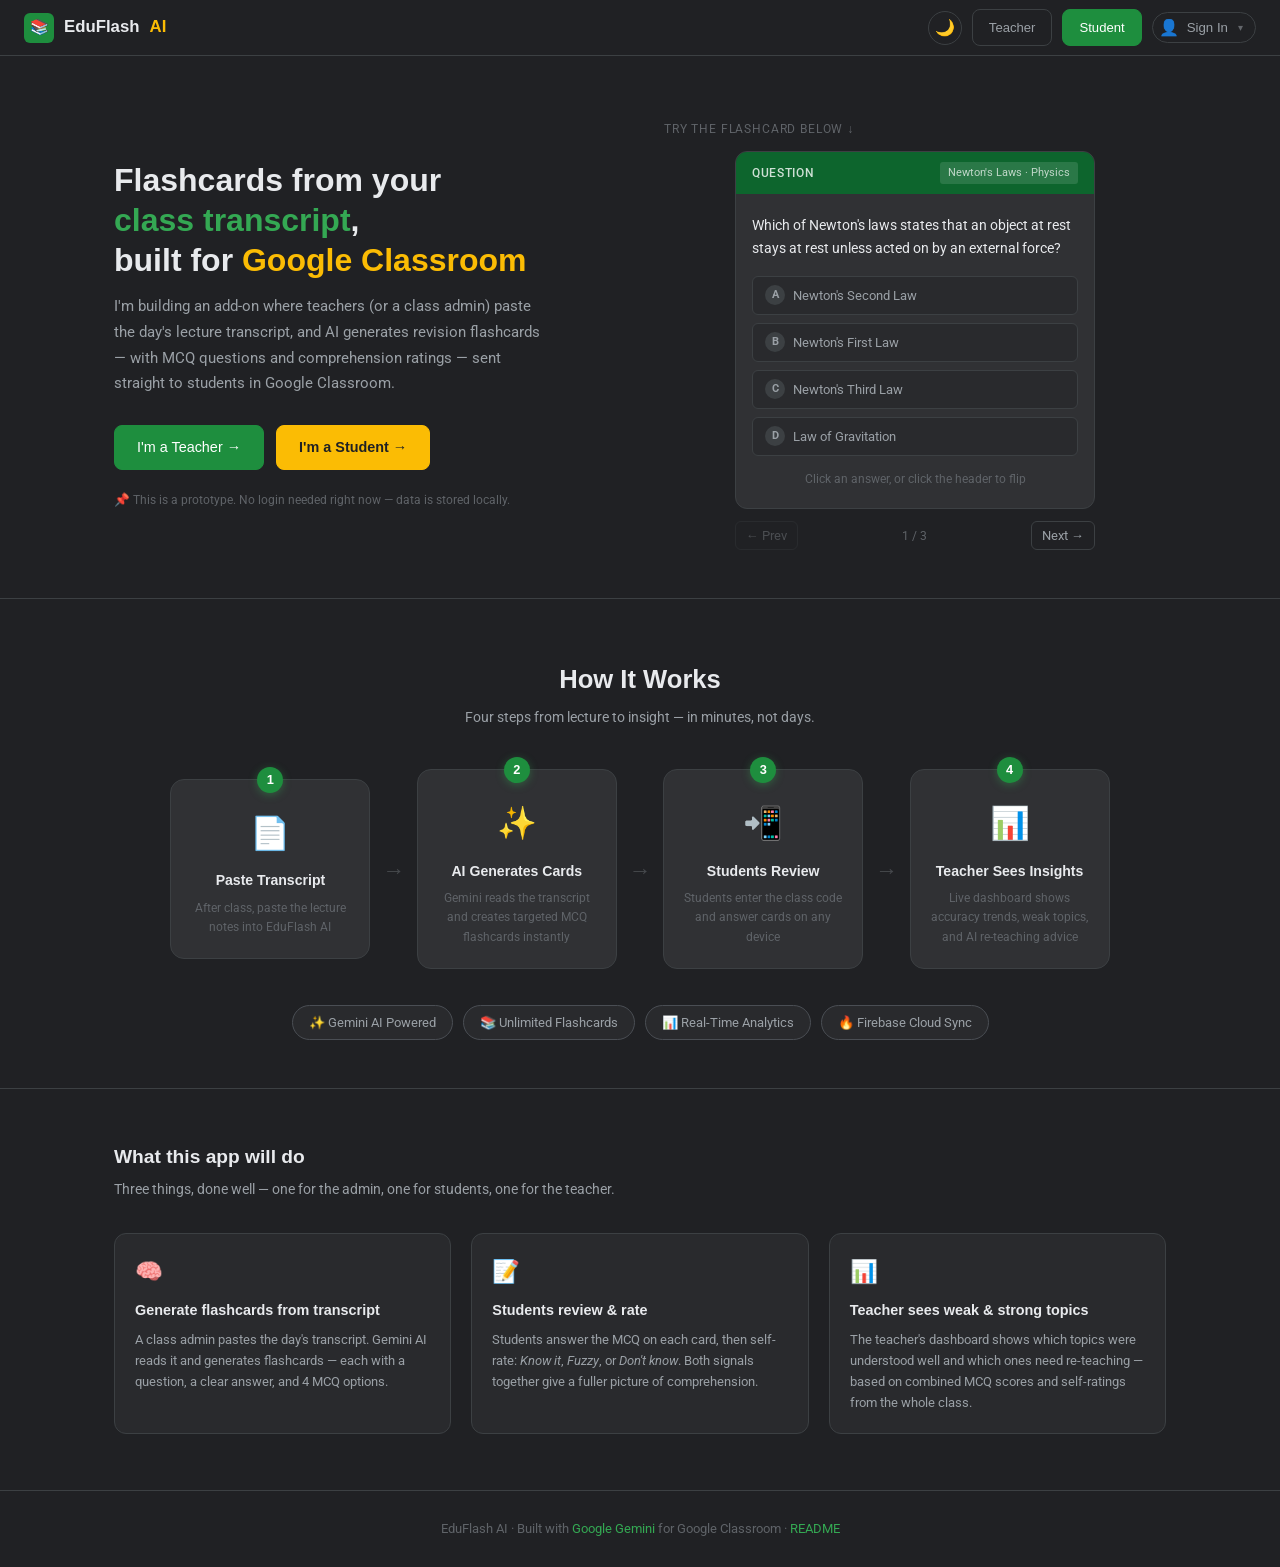
<file: index.html>
<!DOCTYPE html>
<html lang="en">
<head>
  <meta charset="UTF-8" />
  <meta name="viewport" content="width=device-width, initial-scale=1.0" />
  <title>EduFlash AI — Flashcards for Google Classroom</title>
  <meta name="description" content="AI-generated flashcards from class transcripts for Google Classroom — powered by Gemini AI." />

  <link rel="icon" href="data:image/svg+xml,<svg xmlns='http://www.w3.org/2000/svg' viewBox='0 0 100 100'><text y='.9em' font-size='90'>📚</text></svg>" />
  <link rel="stylesheet" href="css/global.css" />
  <link rel="stylesheet" href="css/landing.css" />
  <!-- Google Identity Services (OAuth) -->
  <script src="https://accounts.google.com/gsi/client" async defer></script>
</head>
<body>

  <!-- ── Shared Navbar ── -->
  <nav class="navbar" id="navbar">
    <div class="navbar-inner">
      <a href="index.html" class="nav-logo" id="nav-logo">
        <div class="nav-logo-icon">📚</div>
        EduFlash <em>AI</em>
      </a>
      <div class="navbar-right">
        <!-- Day 11: Theme Toggle -->
        <button class="theme-toggle" id="theme-toggle" title="Toggle theme">🌙</button>
        <a href="teacher.html" class="btn btn-outline btn-sm" id="nav-teacher">Teacher</a>
        <a href="student.html" class="btn btn-green   btn-sm" id="nav-student">Student</a>
        <button class="btn btn-ghost btn-sm" id="nav-signin-btn">👤 Sign In</button>
      </div>
    </div>
  </nav>

  <!-- ── Hero ── -->
  <section class="hero" id="hero">
    <div class="container">
      <div class="hero-inner">

        <div>
          <h1 class="hero-title" id="hero-heading">
            Flashcards from your<br>
            <span class="highlight">class transcript</span>,<br>
            built for <span class="highlight-yellow">Google Classroom</span>
          </h1>

          <p class="hero-desc">
            I'm building an add-on where teachers (or a class admin) paste the day's
            lecture transcript, and AI generates revision flashcards — with MCQ questions
            and comprehension ratings — sent straight to students in Google Classroom.
          </p>

          <div class="hero-buttons">
            <a href="teacher.html" class="btn btn-green"   id="hero-teacher-btn">I'm a Teacher →</a>
            <a href="student.html" class="btn btn-yellow"  id="hero-student-btn">I'm a Student →</a>
          </div>

          <p class="hero-note">
            📌 This is a prototype. No login needed right now — data is stored locally.
          </p>
        </div>

        <!-- Right: flashcard demo -->
        <div class="card-preview-wrap">
          <p class="card-preview-label">Try the flashcard below ↓</p>

          <div class="flashcard" id="demo-flashcard">
            <!-- Header -->
            <div class="card-header" onclick="flipCard()" style="cursor:pointer;" title="Click to flip">
              <span class="card-header-label" id="card-header-label">Question</span>
              <span class="card-header-tag">Newton's Laws · Physics</span>
            </div>

            <!-- Body -->
            <div class="card-body">

              <!-- Front -->
              <div class="card-body-front">
                <p class="card-question" id="demo-question">
                  Which of Newton's laws states that an object at rest stays at rest unless acted on by an external force?
                </p>
                <div class="mcq-options" id="mcq-options">
                  <div class="mcq-option" id="opt-a">
                    <span class="option-letter">A</span>
                    <span class="option-text">Newton's Second Law</span>
                  </div>
                  <div class="mcq-option" id="opt-b">
                    <span class="option-letter">B</span>
                    <span class="option-text">Newton's First Law</span>
                  </div>
                  <div class="mcq-option" id="opt-c">
                    <span class="option-letter">C</span>
                    <span class="option-text">Newton's Third Law</span>
                  </div>
                  <div class="mcq-option" id="opt-d">
                    <span class="option-letter">D</span>
                    <span class="option-text">Law of Gravitation</span>
                  </div>
                </div>
                <p class="card-flip-hint">Click an answer, or click the header to flip</p>
              </div>

              <!-- Back -->
              <div class="card-body-back">
                <p class="card-answer-label">Answer</p>
                <p class="card-answer-text" id="demo-answer">
                  Newton's First Law of Motion, also called the Law of Inertia — objects resist changes to their state of motion.
                </p>
                <p style="font-size:0.78rem; color:var(--text-dim); margin-bottom:10px;">
                  How well did you know this?
                </p>
                <div class="self-rating" id="self-rating">
                  <button class="rating-btn know"  data-rating="know">✓ Know it</button>
                  <button class="rating-btn fuzzy" data-rating="fuzzy">~ Fuzzy</button>
                  <button class="rating-btn nope"  data-rating="nope">✗ Don't know</button>
                </div>
              </div>

            </div>
          </div>

          <!-- Navigation -->
          <div class="card-nav" id="card-nav">
            <button class="card-nav-btn" id="btn-prev" disabled>← Prev</button>
            <span class="card-counter" id="card-counter">1 / 3</span>
            <button class="card-nav-btn" id="btn-next">Next →</button>
          </div>

        </div>
      </div>
    </div>
  </section>

  <!-- ── How It Works ── -->
  <section class="how-it-works" id="how-it-works">
    <div class="container">
      <h2 class="hiw-heading">How It Works</h2>
      <p class="hiw-sub">Four steps from lecture to insight — in minutes, not days.</p>

      <div class="steps-row">
        <div class="step-card" id="step-1">
          <span class="step-number">1</span>
          <div class="step-icon">📄</div>
          <div class="step-title">Paste Transcript</div>
          <div class="step-desc">After class, paste the lecture notes into EduFlash AI</div>
        </div>

        <div class="step-connector" aria-hidden="true">→</div>

        <div class="step-card" id="step-2">
          <span class="step-number">2</span>
          <div class="step-icon">✨</div>
          <div class="step-title">AI Generates Cards</div>
          <div class="step-desc">Gemini reads the transcript and creates targeted MCQ flashcards instantly</div>
        </div>

        <div class="step-connector" aria-hidden="true">→</div>

        <div class="step-card" id="step-3">
          <span class="step-number">3</span>
          <div class="step-icon">📲</div>
          <div class="step-title">Students Review</div>
          <div class="step-desc">Students enter the class code and answer cards on any device</div>
        </div>

        <div class="step-connector" aria-hidden="true">→</div>

        <div class="step-card" id="step-4">
          <span class="step-number">4</span>
          <div class="step-icon">📊</div>
          <div class="step-title">Teacher Sees Insights</div>
          <div class="step-desc">Live dashboard shows accuracy trends, weak topics, and AI re-teaching advice</div>
        </div>
      </div>

      <div class="stats-row" id="stats-row">
        <div class="stat-chip">✨ Gemini AI Powered</div>
        <div class="stat-chip">📚 Unlimited Flashcards</div>
        <div class="stat-chip">📊 Real-Time Analytics</div>
        <div class="stat-chip">🔥 Firebase Cloud Sync</div>
      </div>
    </div>
  </section>

  <!-- ── What this app does ── -->
  <section class="about-section" id="about">
    <div class="container">
      <h2 class="section-title" id="features-heading">What this app will do</h2>
      <p class="section-sub">
        Three things, done well — one for the admin, one for students, one for the teacher.
      </p>

      <div class="about-grid">

        <div class="about-card" id="feature-generate">
          <div class="about-icon">🧠</div>
          <div class="about-card-title">Generate flashcards from transcript</div>
          <p class="about-card-desc">
            A class admin pastes the day's transcript. Gemini AI reads it and generates
            flashcards — each with a question, a clear answer, and 4 MCQ options.
          </p>
        </div>

        <div class="about-card" id="feature-student">
          <div class="about-icon">📝</div>
          <div class="about-card-title">Students review &amp; rate</div>
          <p class="about-card-desc">
            Students answer the MCQ on each card, then self-rate: <em>Know it</em>,
            <em>Fuzzy</em>, or <em>Don't know</em>. Both signals together give a
            fuller picture of comprehension.
          </p>
        </div>

        <div class="about-card" id="feature-analytics">
          <div class="about-icon">📊</div>
          <div class="about-card-title">Teacher sees weak &amp; strong topics</div>
          <p class="about-card-desc">
            The teacher's dashboard shows which topics were understood well and which
            ones need re-teaching — based on combined MCQ scores and self-ratings
            from the whole class.
          </p>
        </div>

      </div>
    </div>
  </section>



  <!-- ── Footer ── -->
  <footer class="footer">
    <div class="container">
      <p class="footer-text">
        EduFlash AI ·
        Built with <a href="https://aistudio.google.com" target="_blank" rel="noopener">Google Gemini</a>
        for Google Classroom ·
        <a href="README.md" target="_blank">README</a>
      </p>
    </div>
  </footer>

  <script src="js/auth.js"></script>
  <script src="js/landing.js"></script>
</body>
</html>
</file>
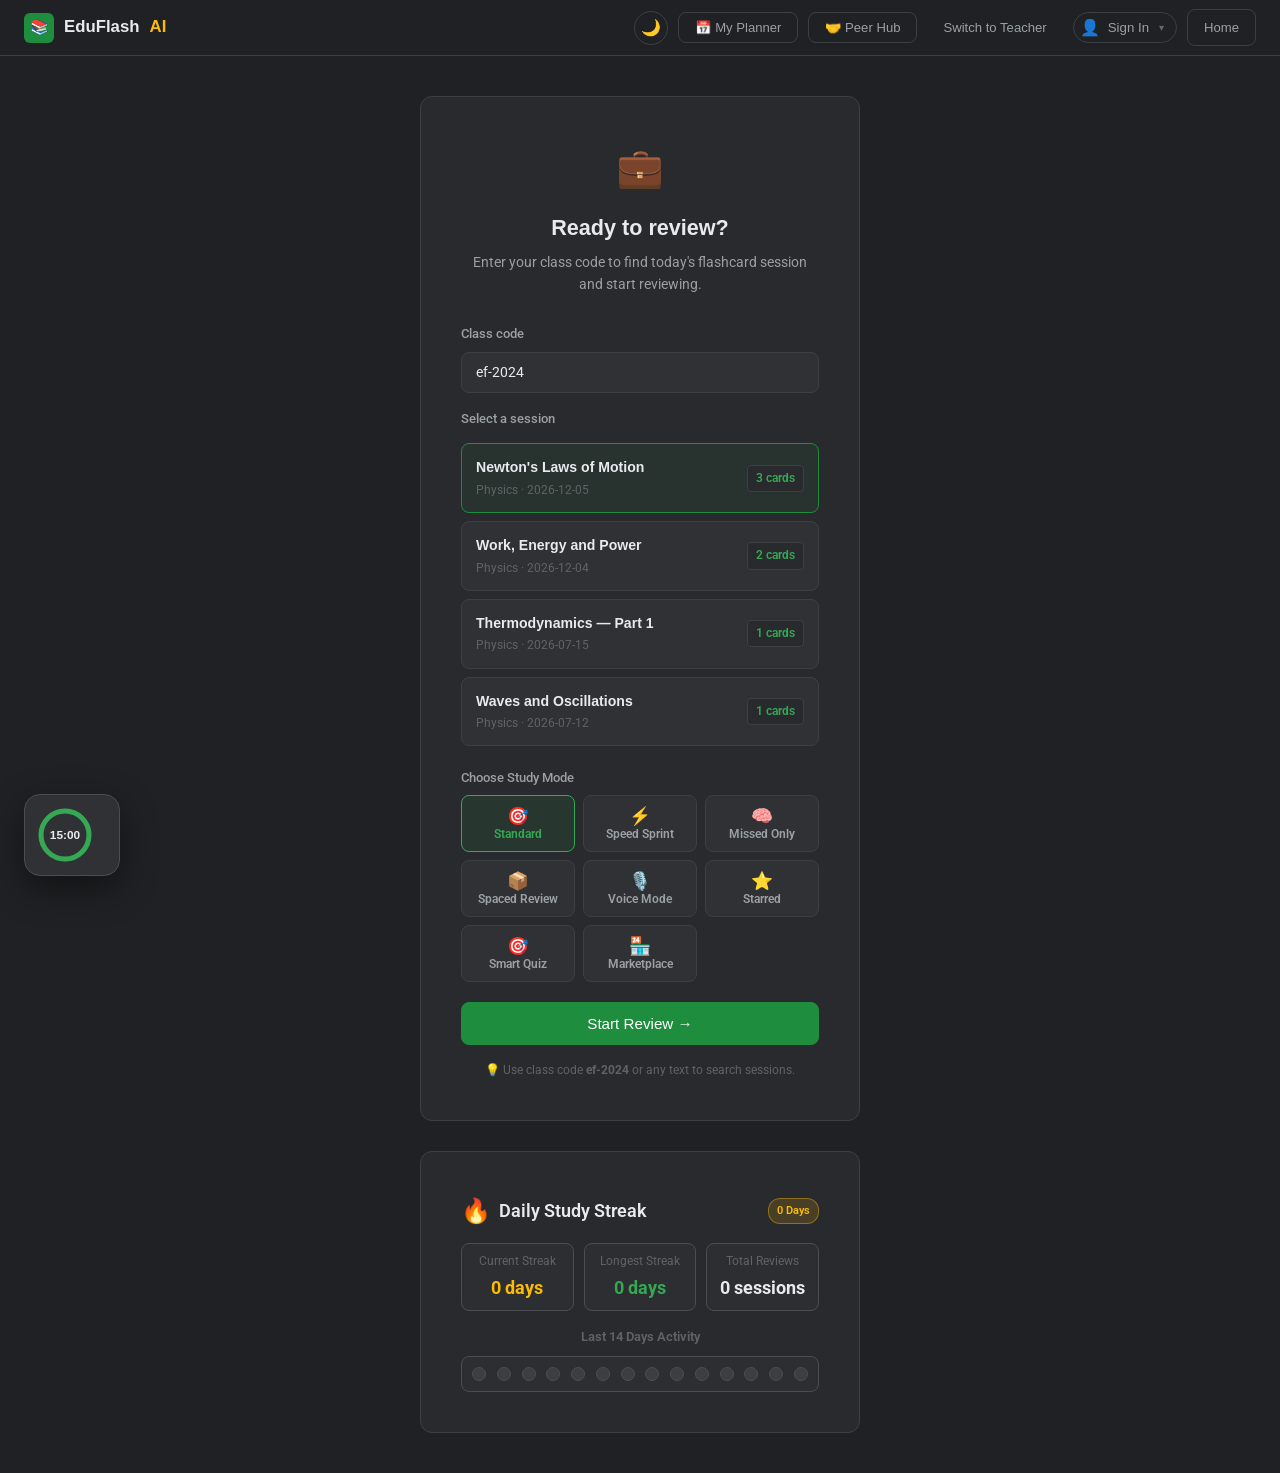
<file: student.html>
<!DOCTYPE html>
<html lang="en">
<head>
  <meta charset="UTF-8" />
  <meta name="viewport" content="width=device-width, initial-scale=1.0" />
  <title>Student View — EduFlash AI</title>
  <meta name="description" content="Review your class flashcards, answer questions, and track your comprehension." />

  <link rel="icon" href="data:image/svg+xml,<svg xmlns='http://www.w3.org/2000/svg' viewBox='0 0 100 100'><text y='.9em' font-size='90'>📚</text></svg>" />
  <link rel="stylesheet" href="css/global.css" />
  <link rel="stylesheet" href="css/student.css" />
  <!-- Google Identity Services (OAuth) -->
  <script src="https://accounts.google.com/gsi/client" async defer></script>
</head>
<body>

  <!-- ── Shared Navbar ── -->
  <nav class="navbar" id="navbar">
    <div class="navbar-inner">
      <a href="index.html" class="nav-logo" id="nav-logo">
        <div class="nav-logo-icon">📚</div>
        EduFlash <em>AI</em>
      </a>
      <div class="navbar-right">
        <!-- Day 11: Theme Toggle -->
        <button class="theme-toggle" id="theme-toggle" title="Toggle theme">🌙</button>
        <!-- Day 16: My Practice Planner Button -->
        <button class="btn btn-outline btn-sm" id="nav-planner-btn" title="View your practice schedule">
          📅 My Planner <span class="nav-planner-badge" id="nav-planner-badge" style="display:none; background:var(--green-light); color:#000; padding:1px 6px; border-radius:10px; font-size:0.7rem; font-weight:700; margin-left:2px;">0</span>
        </button>
        <!-- Day 18: Peer Discussion Hub Button -->
        <button class="btn btn-outline btn-sm" id="nav-peer-hub-btn" title="Discuss doubts with classmates">
          🤝 Peer Hub
        </button>
        <a href="teacher.html" class="btn btn-ghost btn-sm" id="nav-teacher-link">Switch to Teacher</a>
        <button class="btn btn-outline btn-sm" id="nav-signin-btn">👤 Sign In</button>
        <a href="index.html"   class="btn btn-outline btn-sm" id="nav-home-link">Home</a>
      </div>
    </div>
  </nav>

  <!-- Day 15: Resume Session Banner (hidden by default) -->
  <div class="resume-banner" id="resume-banner" style="display:none;">
    <div class="resume-banner-inner">
      <span class="resume-banner-icon">🔄</span>
      <div class="resume-banner-text">
        <strong id="resume-session-label">Continue where you left off</strong>
        <span id="resume-session-sub" style="font-size:0.75rem; color:var(--text-dim);">Session in progress</span>
      </div>
      <div class="resume-banner-actions">
        <button class="btn btn-green btn-sm" id="resume-continue-btn">Resume →</button>
        <button class="btn btn-ghost btn-sm" id="resume-discard-btn">Start Fresh</button>
      </div>
    </div>
  </div>

  <!-- —— Student entry shell —— -->
  <div class="student-shell" style="flex-direction: column; gap: 20px;">
    
    <div class="student-entry-card" id="entry-card">
      <div class="entry-icon">💼</div>
      <h1 class="entry-title">Ready to review?</h1>
      <p class="entry-sub">
        Enter your class code to find today's flashcard session and start reviewing.
      </p>

      <!-- Class code input -->
      <div class="input-group">
        <label class="input-label" for="class-code-input">Class code</label>
        <input
          type="text"
          id="class-code-input"
          class="input-field"
          placeholder="e.g. ef-2024"
          maxlength="20"
          autocomplete="off"
          spellcheck="false"
        />
      </div>

      <!-- Session picker (shows after code entered) -->
      <div class="session-picker" id="session-picker">
        <p class="input-label" style="margin-bottom:6px;">Select a session</p>
        <div id="session-picker-options" style="display: flex; flex-direction: column; gap: 8px;">
          <!-- Dynamically loaded session rows from local storage -->
        </div>

        <!-- Day 9/11: Study Mode Selector -->
        <div class="study-mode-selector" id="study-mode-selector" style="display:none; margin-top:14px;">
          <div style="display:flex; justify-content:space-between; align-items:center; margin-bottom:6px;">
            <p class="input-label" style="margin-bottom:0;">Choose Study Mode</p>
            <!-- Day 11: Due cards badge -->
            <span class="due-badge" id="due-cards-badge" style="display:none;">0 cards due</span>
          </div>
          <div class="study-mode-selector-grid">
            <button class="study-mode-btn active" data-mode="standard" data-tooltip="Classic review">
              <span style="font-size:1.1rem; display:block;">🎯</span>
              <span style="font-size:0.75rem; font-weight:600;">Standard</span>
            </button>
            <button class="study-mode-btn" data-mode="speed" data-tooltip="15s per card">
              <span style="font-size:1.1rem; display:block;">⚡</span>
              <span style="font-size:0.75rem; font-weight:600;">Speed Sprint</span>
            </button>
            <button class="study-mode-btn" data-mode="smart" data-tooltip="Missed cards only">
              <span style="font-size:1.1rem; display:block;">🧠</span>
              <span style="font-size:0.75rem; font-weight:600;">Missed Only</span>
            </button>
            <!-- Day 11: Spaced Repetition -->
            <button class="study-mode-btn" data-mode="spaced" data-tooltip="Leitner box SRS">
              <span style="font-size:1.1rem; display:block;">📦</span>
              <span style="font-size:0.75rem; font-weight:600;">Spaced Review</span>
            </button>
            <!-- Day 12: Voice Mode -->
            <button class="study-mode-btn" data-mode="voice" id="voice-mode-btn" data-tooltip="Hands-free voice" title="Answer questions by speaking">
              <span style="font-size:1.1rem; display:block;">🎙️</span>
              <span style="font-size:0.75rem; font-weight:600;">Voice Mode</span>
            </button>
            <!-- Day 15: Starred Cards -->
            <button class="study-mode-btn" data-mode="starred" data-tooltip="Your bookmarked cards only">
              <span style="font-size:1.1rem; display:block;">⭐</span>
              <span style="font-size:0.75rem; font-weight:600;">Starred</span>
            </button>
            <!-- Day 18: Smart Quiz -->
            <button class="study-mode-btn" data-mode="quiz" id="quiz-mode-btn" data-tooltip="AI adaptive timed quiz targeting weak areas">
              <span style="font-size:1.1rem; display:block;">🎯</span>
              <span style="font-size:0.75rem; font-weight:600;">Smart Quiz</span>
            </button>
            <!-- Day 19: Marketplace -->
            <button class="study-mode-btn" data-mode="marketplace" id="marketplace-mode-btn" data-tooltip="Browse shared flashcard decks">
              <span style="font-size:1.1rem; display:block;">🏪</span>
              <span style="font-size:0.75rem; font-weight:600;">Marketplace</span>
            </button>
          </div>
        </div>
      </div>

      <button class="btn btn-green entry-btn" id="start-btn">
        Start Review →
      </button>

      <p class="entry-note">
        💡 Use class code <strong>ef-2024</strong> or any text to search sessions.
      </p>
    </div>

    <!-- Day 21: Study Streak Dashboard -->
    <div class="student-entry-card" id="streak-card" style="display: none; margin-top: 10px;">
      <div style="display: flex; align-items: center; justify-content: space-between; margin-bottom: 12px;">
        <div style="display: flex; align-items: center; gap: 8px;">
          <span style="font-size: 1.5rem;">🔥</span>
          <span style="font-weight: 600; font-size: 1.1rem; color: var(--text);">Daily Study Streak</span>
        </div>
        <span class="due-badge" id="streak-badge-count" style="background: rgba(251,188,4,0.15); color: var(--yellow); border: 1px solid rgba(251,188,4,0.4);">0 Days</span>
      </div>
      
      <div class="analytics-grid" style="display: grid; grid-template-columns: repeat(3, 1fr); gap: 10px; margin-bottom: 16px; text-align: center;">
        <div style="background: rgba(255,255,255,0.02); border: 1px solid var(--border-light); border-radius: var(--radius); padding: 8px;">
          <div style="font-size: 0.72rem; color: var(--text-dim);">Current Streak</div>
          <div style="font-size: 1.1rem; font-weight: 700; color: var(--yellow); margin-top: 4px;" id="streak-current">0 days</div>
        </div>
        <div style="background: rgba(255,255,255,0.02); border: 1px solid var(--border-light); border-radius: var(--radius); padding: 8px;">
          <div style="font-size: 0.72rem; color: var(--text-dim);">Longest Streak</div>
          <div style="font-size: 1.1rem; font-weight: 700; color: var(--green-light); margin-top: 4px;" id="streak-longest">0 days</div>
        </div>
        <div style="background: rgba(255,255,255,0.02); border: 1px solid var(--border-light); border-radius: var(--radius); padding: 8px;">
          <div style="font-size: 0.72rem; color: var(--text-dim);">Total Reviews</div>
          <div style="font-size: 1.1rem; font-weight: 700; color: var(--text); margin-top: 4px;" id="streak-total">0 sessions</div>
        </div>
      </div>

      <div style="font-size: 0.8rem; color: var(--text-dim); margin-bottom: 8px; font-weight: 600;">Last 14 Days Activity</div>
      <div style="display: flex; gap: 6px; justify-content: space-between; align-items: center; background: rgba(255,255,255,0.02); border: 1px solid var(--border-light); border-radius: var(--radius); padding: 10px;" id="streak-heatmap-row">
        <!-- 14 dots will be injected here -->
      </div>
    </div>

    <!-- ── Student Active Reviewer Container (hidden by default) ── -->
    <div class="student-active-review" id="review-container">
      <!-- Progress Bar -->
      <div class="review-progress-container">
        <div class="review-progress-label">
          <span id="review-progress-text">Loading card...</span>
          <span id="review-progress-percent">0%</span>
        </div>
        <div class="review-progress-bar-bg">
          <div class="review-progress-bar-fill" id="review-progress-bar" style="width:0%;"></div>
        </div>
      </div>

      <!-- Day 15: Starred mode hint -->
      <div class="starred-mode-hint" id="starred-mode-hint">
        ⭐ Reviewing your starred cards only — tap ⭐ on any card to add or remove it.
      </div>

      <!-- Day 12: Voice Mode Controls Panel -->
      <div class="voice-controls-wrap" id="voice-controls-wrap" style="display:none; margin-bottom:12px;">
        <div class="voice-controls-inner">
          <div class="voice-status-row">
            <div class="voice-mic-btn-wrap">
              <button id="mic-btn" class="mic-btn" title="Click to start / stop listening">
                <span class="mic-icon">🎙️</span>
                <span class="mic-ring"></span>
                <span class="mic-ring mic-ring-2"></span>
              </button>
            </div>
            <div class="voice-info">
              <div class="voice-status-label" id="voice-status-label">Click mic to start listening</div>
              <div class="voice-hint-text">Say: <em>"Option A"</em> · <em>"B"</em> · <em>"First"</em> · <em>"Know it"</em> · <em>"Fuzzy"</em> · <em>"Don't know"</em></div>
            </div>
          </div>
          <div class="voice-transcript-pill" id="voice-transcript-pill" style="display:none;">
            <span class="transcript-icon">💬</span>
            <span id="voice-transcript-text">Listening...</span>
          </div>
        </div>
      </div>

      <!-- Day 9: Speed Challenge Timer Bar -->
      <div class="speed-timer-wrap" id="speed-timer-wrap" style="display:none; margin-bottom:10px;">
        <div style="display:flex; justify-content:space-between; font-size:0.75rem; color:var(--yellow); font-weight:600; margin-bottom:4px;">
          <span>⚡ Speed Sprint Timer</span>
          <span id="speed-timer-text">15s</span>
        </div>
        <div style="height:6px; background:var(--bg-card); border-radius:3px; overflow:hidden; border:1px solid var(--border);">
          <div id="speed-timer-bar" style="height:100%; width:100%; background:var(--yellow); transition: width 1s linear;"></div>
        </div>
      </div>

      <!-- Review Card -->
      <div class="flashcard" id="review-flashcard">
        <!-- Header -->
        <div class="card-header" id="card-header-click" title="Click to flip">
          <div class="card-header-inner">
            <span class="card-header-label" id="card-label">Question</span>
            <button id="tts-read-btn" type="button" style="background:rgba(255,255,255,0.08); border:1px solid var(--border-light); color:var(--text); font-size:0.72rem; padding:2px 8px; border-radius:12px; cursor:pointer; display:inline-flex; align-items:center; gap:4px;" title="Read aloud using Speech Synthesis">
              🔊 Read
            </button>
            <!-- Day 15: Star a card -->
            <button id="card-star-btn" class="card-icon-btn star-btn" type="button" title="Star this card (S)">
              <span>⭐</span>
              <span class="card-icon-btn-label">Star</span>
            </button>
            <!-- Day 15: Add a private note -->
            <button id="card-note-btn" class="card-icon-btn note-btn" type="button" title="Add a private note (N)">
              <span>📌</span>
              <span class="card-icon-btn-label">Note</span>
            </button>
            <!-- Day 18: Ask Teacher -->
            <button id="card-ask-teacher-btn" class="card-icon-btn ask-btn" type="button" title="Ask teacher a question about this card">
              <span>❓</span>
              <span class="card-icon-btn-label">Ask</span>
            </button>
            <!-- Day 18: Discuss with peers -->
            <button id="card-discuss-btn" class="card-icon-btn discuss-btn" type="button" title="Discuss doubt with peers">
              <span>💬</span>
              <span class="card-icon-btn-label">Discuss</span>
            </button>
          </div>
          <span class="card-header-tag" id="card-tag">Topic</span>
        </div>

        <!-- Day 15: Inline personal note editor -->
        <div class="card-note-editor" id="card-note-editor">
          <textarea id="card-note-textarea" maxlength="600" placeholder="Write a private study note for this card..."></textarea>
          <div class="card-note-actions">
            <button class="note-save-btn" id="card-note-save-btn" type="button">💾 Save Note</button>
            <button class="note-cancel-btn" id="card-note-cancel-btn" type="button">Cancel</button>
            <span class="note-saved-tag" id="card-note-saved-tag" style="display:none;">✓ Saved</span>
          </div>
        </div>

        <!-- Body -->
        <div class="card-body">
          <!-- Front -->
          <div class="card-body-front" id="card-front">
            <!-- Day 19: Live Poll banner (shown when teacher broadcasts a poll) -->
            <div id="student-poll-banner" style="display:none; background:rgba(52,168,83,0.08); border:1px solid rgba(52,168,83,0.3); border-radius:var(--radius-sm); padding:12px 14px; margin-bottom:14px;">
              <div style="font-weight:600; font-size:0.85rem; color:var(--green-light); margin-bottom:8px; display:flex; align-items:center; gap:6px;">📡 <span id="student-poll-question-text">Poll question</span></div>
              <div id="student-poll-options" style="display:flex; flex-direction:column; gap:6px;"></div>
              <div id="student-poll-thankyou" style="display:none; font-size:0.78rem; color:var(--text-muted); margin-top:8px;">✅ Response recorded! Results will be shown by the teacher.</div>
            </div>
            <!-- Day 19: Micro-lesson box (shown on re-review of previously wrong cards) -->
            <div id="micro-lesson-box" style="display:none; background:rgba(251,188,4,0.08); border:1px solid rgba(251,188,4,0.3); border-radius:var(--radius-sm); padding:12px 14px; margin-bottom:14px; position:relative;">
              <button id="micro-lesson-dismiss" style="position:absolute; top:6px; right:8px; background:none; border:none; color:var(--text-dim); cursor:pointer; font-size:1rem;">×</button>
              <div style="font-size:0.78rem; font-weight:700; color:var(--yellow); margin-bottom:4px; display:flex; align-items:center; gap:5px;">💡 Common Mistake — Heads Up!</div>
              <div id="micro-lesson-text" style="font-size:0.82rem; color:var(--text); line-height:1.5;"></div>
            </div>
            <p class="card-question" id="review-question">
              Question text will load here.
            </p>
            <div class="mcq-options" id="review-options">
              <!-- Dynamically populated options -->
            </div>
            <p class="card-flip-hint">Select an option to answer, or click header to flip</p>
          </div>

          <!-- Back -->
          <div class="card-body-back" id="card-back">
            <p class="card-answer-label">Correct Answer</p>
            <p class="card-answer-text" id="review-answer">
              Answer explanation text.
            </p>
            <p style="font-size: 0.76rem; color: var(--text-dim); margin-bottom: 12px; text-align: center;">
              How well did you know this?
            </p>
            <div class="self-rating" id="review-self-rating">
              <button class="rating-btn know" data-rating="know">✓ Know it</button>
              <button class="rating-btn fuzzy" data-rating="fuzzy">~ Fuzzy</button>
              <button class="rating-btn nope" data-rating="nope">✗ Don't know</button>
            </div>
          </div>
        </div>
      </div>

      <!-- Navigation Footer -->
      <div class="card-nav">
        <button class="card-nav-btn" id="review-prev-btn" disabled>← Previous</button>
        <span class="card-counter" id="review-counter">1 / 5</span>
        <button class="card-nav-btn" id="review-next-btn" disabled>Next →</button>
      </div>
    </div>

    <!-- ── Completion Card (hidden by default) ── -->
    <div class="review-completed" id="completion-container">
      <div class="entry-icon">🎉</div>
      <h1 class="entry-title">Review Completed!</h1>
      <p class="entry-sub" style="margin-bottom: 12px;">
        Great job revising! Your responses have been sent back to the teacher's dashboard.
      </p>
      <!-- Day 6: sync status shown briefly after submit -->
      <div id="sync-status" style="display:none; font-size:0.78rem; color:var(--green-light); margin-bottom: 8px; text-align:center; animation: fadeIn 0.4s ease;"></div>
      
      <!-- Day 8: Google Classroom Turn-In Status -->
      <div id="gc-student-status" style="display:none; background: rgba(52,168,83,0.12); border: 1px solid rgba(52,168,83,0.3); border-radius: var(--radius); padding: 10px 14px; width: 100%; margin-bottom: 14px; text-align: center; animation: fadeIn 0.4s ease;">
        <span style="font-size: 0.82rem; color: var(--green-light); font-weight: 500;">🎓 Turned in to Google Classroom</span>
      </div>

      <div style="background: var(--bg-card); border: 1px solid var(--border); border-radius: var(--radius); padding: 16px; width: 100%; margin-bottom: 20px;">
        <span style="font-size: 0.78rem; color: var(--text-dim); text-transform: uppercase;">MCQ ACCURACY</span>
        <div class="completion-accuracy" id="completion-accuracy">85%</div>
        
        <!-- Day 9: Achievements Strip -->
        <div id="student-achievements" style="display:flex; justify-content:center; gap:8px; margin-top:10px; flex-wrap:wrap;">
          <span class="achievement-chip" id="badge-accuracy">🎯 High Accuracy</span>
          <span class="achievement-chip" id="badge-streak">🔥 Streak Master</span>
        </div>
      </div>

      <!-- Day 15: Session Summary Card Grid -->
      <div class="session-summary-grid-wrap" id="session-summary-grid-wrap" style="display:none; width:100%; margin-bottom:16px;">
        <div class="ssq-header">
          <span class="ssq-title">📋 Card-by-Card Breakdown</span>
          <span class="ssq-legend">
            <span class="ssq-legend-dot" style="background:var(--green-light);"></span>Know&nbsp;
            <span class="ssq-legend-dot" style="background:var(--yellow);"></span>Fuzzy&nbsp;
            <span class="ssq-legend-dot" style="background:#f28b82;"></span>Missed
          </span>
        </div>
        <div class="ssq-grid" id="ssq-grid">
          <!-- Injected by JS -->
        </div>
      </div>

      <!-- Day 15: Study Proficiency Panel -->
      <div id="proficiency-panel" style="width:100%; margin-bottom:16px;"></div>

      <!-- Day 15: Real-World Perks & Competency Hub -->
      <div class="perks-hub-card" id="perks-hub-card" style="display:none; width:100%; margin-bottom:16px;">
        <div class="perks-hub-header">
          <span style="font-size:1.3rem;">💼</span>
          <div>
            <div class="perks-hub-title">Real-World Competency & Perks</div>
            <div class="perks-hub-subtitle">Connecting flashcard mastery to tangible practical value</div>
          </div>
        </div>
        <div class="perks-hub-body" id="perks-hub-body">
          <!-- Injected by JS -->
        </div>
      </div>

      <!-- Day 14: XP Level Bar -->
      <div class="xp-bar-container" id="xp-bar-container" style="display:none; width:100%; margin-bottom:16px;"></div>

      <!-- Day 14: Achievement Badges Grid -->
      <div class="achievements-grid" id="achievements-grid" style="display:none; width:100%; margin-bottom:16px;"></div>

      <!-- Day 13: Student Progress Timeline -->
      <div class="progress-timeline-wrap" id="progress-timeline-wrap" style="display:none;">
        <div class="progress-timeline-title">Your Card-by-Card Journey</div>
        <div class="progress-timeline-track" id="progress-timeline-track">
          <div class="progress-timeline-line-bg"></div>
          <div class="progress-timeline-line-fill" id="progress-timeline-fill"></div>
          <!-- Dots injected by JS -->
        </div>
        <div class="progress-timeline-legend">
          <span class="timeline-legend-item"><span class="timeline-legend-dot" style="background:var(--green-light);"></span>Correct</span>
          <span class="timeline-legend-item"><span class="timeline-legend-dot" style="background:#f28b82;"></span>Wrong</span>
        </div>
      </div>
      <button class="btn btn-study-path" id="btn-study-path" style="width:100%; margin-bottom:12px;">🧭 Generate AI Study Path</button>
      <div class="study-path-container" id="study-path-container" style="display:none; width:100%; margin-bottom:20px;"></div>

      <!-- Day 12: AI Weak-Spot Remediation Plan -->
      <div class="remediation-section" id="remediation-section" style="width:100%; margin-bottom:20px; display:none;">
        <div class="remediation-header">
          <span class="remediation-icon">🚀</span>
          <div>
            <div class="remediation-title">AI Weak-Spot Remediation Plan</div>
            <div class="remediation-subtitle">Personalized recovery strategy for your missed topics</div>
          </div>
        </div>
        <div class="remediation-body" id="remediation-body">
          <!-- Populated by JS -->
        </div>
      </div>
      <button class="btn btn-remediation" id="btn-student-remediation" style="width:100%; margin-bottom:16px; display:none;">
        🚀 Generate My AI Remediation Plan
      </button>

      <!-- Day 16 + Day 17: AI Practice Schedule & Retention Planner -->
      <div class="practice-planner-card" id="practice-planner-card" style="width:100%; margin-bottom:20px; display:none;">
        <div class="planner-card-header">
          <div style="display:flex; align-items:center; gap:10px;">
            <span style="font-size:1.4rem;">🗓️</span>
            <div>
              <div class="planner-card-title">Personalized Practice Schedule</div>
              <div class="planner-card-sub">AI-recommended practice frequency for maximum memory retention</div>
            </div>
          </div>
          <div style="display:flex; align-items:center; gap:8px; flex-wrap:wrap;">
            <span class="planner-cadence-badge" id="planner-cadence-badge">3x / week</span>
            <!-- Day 17: AI Plan Generator Button -->
            <button class="planner-ai-btn" id="btn-generate-ai-plan" title="Generate a personalized plan using Gemini AI">✨ AI Plan</button>
          </div>
        </div>

        <!-- Day 17: AI loading shimmer -->
        <div class="planner-ai-loading" id="planner-ai-loading" style="display:none;">
          <div class="planner-shimmer-row"></div>
          <div class="planner-shimmer-row short"></div>
          <div class="planner-shimmer-row"></div>
        </div>

        <div class="planner-card-body" id="planner-card-body">
          <!-- Day 17: Ebbinghaus Retention Curve Canvas (replaces static bar) -->
          <div class="retention-curve-wrap">
            <div style="display:flex; justify-content:space-between; align-items:center; margin-bottom:8px;">
              <span style="font-size:0.78rem; font-weight:600;">Memory Retention Curve (30-day forecast)</span>
              <span id="planner-retention-rate" style="color:var(--green-light); font-size:0.78rem; font-weight:700;">-- Projected Recall</span>
            </div>
            <canvas id="retention-curve-canvas" width="480" height="100" style="width:100%; height:100px; border-radius:8px;"></canvas>
            <p class="planner-forecast-hint" id="planner-forecast-hint">
              💡 Practicing on the marked dates reinforces memory right before it fades.
            </p>
          </div>

          <!-- Weekly AI Practice Recommendation Banner -->
          <div class="planner-recommendation-box" id="planner-recommendation-box" style="background: rgba(52,168,83,0.08); border: 1px solid rgba(52,168,83,0.3); border-radius: 10px; padding: 12px 14px; margin-bottom: 12px;">
            <div style="display:flex; align-items:center; gap:8px; margin-bottom:4px;">
              <span style="font-size:1.1rem;">📊</span>
              <strong style="font-size:0.85rem; color:var(--green-light);" id="planner-recommendation-title">Weekly Practice Recommendation</strong>
            </div>
            <p style="font-size:0.78rem; color:var(--text); margin:0; line-height:1.4;" id="planner-recommendation-text">
              Based on your score, we recommend practicing this topic <strong>2 times a week</strong> to solidify recall.
            </p>
          </div>

          <!-- Day 17: Why this schedule? collapsible accordion -->
          <div class="planner-why-section" id="planner-why-section">
            <button class="planner-why-toggle" id="planner-why-toggle" aria-expanded="false">
              <span>💡 Why this schedule?</span>
              <span class="planner-why-arrow" id="planner-why-arrow">›</span>
            </button>
            <div class="planner-why-body" id="planner-why-body">
              <p id="planner-why-text" style="font-size:0.78rem; color:var(--text); line-height:1.55; margin:0;">This schedule is based on the Ebbinghaus Forgetting Curve — research shows memory retention drops sharply within 24 hours unless reviewed. Spaced repetition at increasing intervals (1, 3, 7 days) converts short-term memory to long-term recall with minimal effort.</p>
            </div>
          </div>

          <!-- Time Preference Selector -->
          <div class="planner-time-row">
            <span class="planner-time-label">Preferred Study Time:</span>
            <div class="planner-time-options" id="planner-time-options">
              <button class="planner-time-chip active" data-time="16:00">🌆 4:00 PM</button>
              <button class="planner-time-chip" data-time="20:00">🌙 8:00 PM</button>
              <button class="planner-time-chip" data-time="08:00">🌅 8:00 AM</button>
            </div>
          </div>

          <!-- Timeline Steps -->
          <div class="planner-timeline" id="planner-timeline">
            <!-- Dynamically populated review dates -->
          </div>

          <!-- Action Buttons -->
          <div class="planner-actions">
            <button class="btn btn-green btn-sm" id="btn-save-plan" style="flex:1;">📌 Save to My Study Plan</button>
            <button class="btn btn-outline btn-sm" id="btn-export-ics" style="flex:1;">📅 Download Calendar (.ics)</button>
          </div>
        </div>
      </div>

      <!-- Day 11: Student Personal Analytics Dashboard -->
      <div id="student-analytics" style="display:none; width:100%;">
        <div class="student-analytics-header">📊 Your Progress</div>
        <div class="analytics-grid">
          <div class="analytics-card" id="analytics-trend">
            <div class="analytics-card-title">Accuracy Trend</div>
            <canvas id="sparkline-canvas" width="200" height="60"></canvas>
          </div>
          <div class="analytics-card" id="analytics-streak">
            <div class="analytics-card-title">🔥 Study Streak</div>
            <div id="streak-display"></div>
          </div>
          <div class="analytics-card" id="analytics-mastery">
            <div class="analytics-card-title">Topic Mastery</div>
            <div id="mastery-bars"></div>
          </div>
          <div class="analytics-card" id="analytics-best">
            <div class="analytics-card-title">🏆 Personal Best</div>
            <div id="personal-best-display"></div>
          </div>
        </div>
      </div>

      <!-- Day 21: Session Feedback Rating -->
      <div class="feedback-card" id="feedback-card" style="background: var(--bg-card); border: 1px solid var(--border-light); border-radius: var(--radius-lg); padding: 20px; width: 100%; margin-bottom: 20px; text-align: center;">
        <span style="font-size: 0.85rem; color: var(--text); font-weight: 600; display: block; margin-bottom: 8px;">⭐ Rate this Flashcard Session</span>
        <div class="rating-stars" id="feedback-stars-container" style="display: flex; justify-content: center; gap: 8px; font-size: 2rem; cursor: pointer; color: var(--text-dim); margin-bottom: 12px;">
          <span class="star-rating-btn" data-val="1">★</span>
          <span class="star-rating-btn" data-val="2">★</span>
          <span class="star-rating-btn" data-val="3">★</span>
          <span class="star-rating-btn" data-val="4">★</span>
          <span class="star-rating-btn" data-val="5">★</span>
        </div>
        <textarea id="feedback-text-input" class="input-field" placeholder="Optional: Any feedback on these cards? (e.g. too easy, hard, mistakes)" style="width: 100%; min-height: 50px; font-size: 0.82rem; border-radius: var(--radius); padding: 8px; margin-bottom: 12px; resize: vertical; background: rgba(0,0,0,0.25); border: 1px solid var(--border); color: var(--text);"></textarea>
        <button class="btn btn-green btn-sm" id="btn-submit-feedback" style="width: 100%;">Submit Feedback</button>
      </div>

      <button class="btn btn-green entry-btn" id="exit-btn">
        Done & Exit
      </button>
    </div>

  </div>

  <!-- Day 15: Focus Timer Widget -->
  <div class="focus-timer-widget" id="focus-timer-widget" title="Focus timer">
    <div class="focus-timer-mini">
      <div class="focus-timer-ring-wrap">
        <svg width="56" height="56" viewBox="0 0 56 56">
          <circle class="focus-timer-ring-track" cx="28" cy="28" r="24"></circle>
          <circle class="focus-timer-ring-progress" id="focus-timer-ring" cx="28" cy="28" r="24"></circle>
        </svg>
        <div class="focus-timer-time" id="focus-timer-time">15:00</div>
      </div>
      <span class="focus-timer-mini-label">Focus Timer</span>
    </div>
    <div class="focus-timer-body">
      <div class="focus-timer-presets" id="focus-presets">
        <!-- Preset buttons injected by JS -->
      </div>
      <div class="focus-timer-controls">
        <button class="focus-main-btn" id="focus-main-btn">▶ Start Focus</button>
        <button class="focus-reset-btn" id="focus-reset-btn" title="Reset timer">↺</button>
      </div>
      <div class="focus-timer-status" id="focus-timer-status"></div>
    </div>
  </div>

  <!-- Day 11: EduBot AI Tutor Floating Action Trigger -->
  <button class="edubot-fab" id="edubot-fab" style="display: none;" title="Open EduBot AI Tutor">
    <span style="font-size: 1.2rem;">🤖</span>
    <span class="edubot-fab-text">Ask AI Tutor</span>
  </button>

  <!-- Day 11: EduBot AI Tutor Sliding Drawer Modal -->
  <div class="edubot-drawer-overlay" id="edubot-drawer-overlay" style="display: none;">
    <div class="edubot-drawer" id="edubot-drawer">
      <div class="edubot-header">
        <div style="display: flex; align-items: center; gap: 8px;">
          <span style="font-size: 1.3rem;">🤖</span>
          <div>
            <h3 style="margin: 0; font-size: 1.02rem; font-family: 'Google Sans', sans-serif; color: var(--green-light);">EduBot AI Tutor</h3>
            <span style="font-size: 0.72rem; color: var(--text-dim);" id="edubot-topic-badge">Topic: Active Card</span>
          </div>
        </div>
        <button class="edubot-close-btn" id="edubot-close-btn">&times;</button>
      </div>

      <!-- Chat Messages Container -->
      <div class="edubot-messages" id="edubot-messages">
        <div class="edubot-msg assistant">
          👋 Hi! I'm <strong>EduBot</strong>, your personal AI tutor. Ask me anything about this card or choose a quick helper prompt below!
        </div>
      </div>

      <!-- Quick Action Prompts -->
      <div class="edubot-quick-prompts">
        <button class="edubot-chip" data-prompt="Explain why the correct answer is right step-by-step">💡 Step-by-step</button>
        <button class="edubot-chip" data-prompt="Give me a real-world analogy for this concept">🌐 Analogy</button>
        <button class="edubot-chip" data-prompt="Explain this concept like I'm 5 years old">🧒 ELI5</button>
        <button class="edubot-chip" data-prompt="Give me a quick practice follow-up question">❓ Quiz me</button>
      </div>

      <!-- Input Bar -->
      <form class="edubot-input-form" id="edubot-form">
        <input type="text" id="edubot-input" class="edubot-input" placeholder="Ask EduBot a question..." autocomplete="off" />
        <button type="submit" class="btn btn-green btn-sm" style="padding: 8px 14px;">Send</button>
      </form>
    </div>
  </div>

  <!-- Day 11: Keyboard Shortcuts -->
  <div class="keyboard-overlay" id="keyboard-overlay" style="display:none;">
    <div class="keyboard-overlay-content">
      <div class="keyboard-overlay-header">
        <h3 style="margin: 0; font-family: 'Google Sans', sans-serif; font-size: 1.1rem;">⌨️ Keyboard Shortcuts</h3>
        <button class="keyboard-close-btn" id="keyboard-close-btn">&times;</button>
      </div>
      <div class="keyboard-shortcuts-list">
        <div class="shortcut-row"><span class="key-badge">←</span> <span class="key-badge">→</span> Navigate cards</div>
        <div class="shortcut-row"><span class="key-badge">Space</span> Flip card</div>
        <div class="shortcut-row"><span class="key-badge">1</span> <span class="key-badge">2</span> <span class="key-badge">3</span> <span class="key-badge">4</span> Select MCQ option</div>
        <div class="shortcut-row"><span class="key-badge">K</span> Rate Know it</div>
        <div class="shortcut-row"><span class="key-badge">F</span> Rate Fuzzy</div>
        <div class="shortcut-row"><span class="key-badge">D</span> Rate Don't know</div>
        <div class="shortcut-row"><span class="key-badge">S</span> Star / unstar card</div>
        <div class="shortcut-row"><span class="key-badge">N</span> Add / edit card note</div>
        <div class="shortcut-row"><span class="key-badge">?</span> Show this help</div>
        <div class="shortcut-row"><span class="key-badge">Esc</span> Close overlays</div>
      </div>
    </div>
  </div>

  <!-- Day 14: Level-Up Celebration Modal -->
  <div class="levelup-modal" id="levelup-modal" style="display:none;">
    <div class="levelup-modal-content">
      <div class="levelup-glow"></div>
      <div class="levelup-emoji" id="levelup-emoji">🎓</div>
      <div class="levelup-title">LEVEL UP!</div>
      <div class="levelup-rank" id="levelup-rank">Scholar</div>
      <div class="levelup-sub">Keep going to unlock the next rank!</div>
    </div>
  </div>

  <!-- Day 15: Real-World Scenario Challenge Modal -->
  <div class="scenario-modal-overlay" id="scenario-modal-overlay" style="display:none;">
    <div class="scenario-modal-content">
      <div class="scenario-modal-header">
        <div style="display:flex; align-items:center; gap:8px;">
          <span style="font-size:1.4rem;">🎯</span>
          <div>
            <h3 style="margin:0; font-family:'Google Sans',sans-serif; font-size:1.05rem; color:var(--green-light);" id="scenario-title">Real-World Application Challenge</h3>
            <span style="font-size:0.75rem; color:var(--text-dim);" id="scenario-topic-tag">Topic: Practical Physics</span>
          </div>
        </div>
        <button class="scenario-close-btn" id="scenario-close-btn">&times;</button>
      </div>
      <div class="scenario-body" id="scenario-body">
        <div class="scenario-question-box" id="scenario-question-box">
          Loading scenario challenge...
        </div>
        <div class="scenario-options-grid" id="scenario-options-grid">
          <!-- Populated by JS -->
        </div>
        <div class="scenario-feedback" id="scenario-feedback" style="display:none;"></div>
      </div>
      <div class="scenario-footer">
        <button class="btn btn-outline btn-sm" id="scenario-dismiss-btn">Close</button>
      </div>
    </div>
  </div>

  <!-- Day 9: Canvas Confetti -->
  <canvas id="confetti-canvas" style="position:fixed; top:0; left:0; width:100vw; height:100vh; pointer-events:none; z-index:9999; display:none;"></canvas>

  <!-- Day 16: Practice Planner Saved Schedule Modal -->
  <div class="planner-modal-overlay" id="planner-modal-overlay" style="display:none;">
    <div class="planner-modal-content">
      <div class="planner-modal-header">
        <div style="display:flex; align-items:center; gap:8px;">
          <span style="font-size:1.4rem;">📅</span>
          <div>
            <h3 style="margin:0; font-family:'Google Sans',sans-serif; font-size:1.05rem; color:var(--green-light);">My Practice Schedule</h3>
            <span style="font-size:0.75rem; color:var(--text-dim);">Upcoming flashcard reviews · AI-personalized</span>
          </div>
        </div>
        <button class="planner-close-btn" id="planner-close-btn">&times;</button>
      </div>

      <div class="planner-modal-body" id="planner-modal-body">
        <!-- List of planned sessions injected by JS -->
      </div>

      <div class="planner-modal-footer">
        <button class="btn btn-outline btn-sm" id="planner-clear-all-btn">Clear All Plans</button>
        <button class="btn btn-green btn-sm" id="planner-done-btn">Done</button>
      </div>
    </div>
  <!-- Day 18: Ask Teacher Modal -->
  <div class="planner-modal-overlay" id="question-modal-overlay" style="display:none;">
    <div class="planner-modal-content" style="max-width:520px;">
      <div class="planner-modal-header">
        <div style="display:flex; align-items:center; gap:8px;">
          <span style="font-size:1.4rem;">❓</span>
          <div>
            <h3 style="margin:0; font-family:'Google Sans',sans-serif; font-size:1.05rem; color:var(--yellow-light);">Ask Teacher a Question</h3>
            <span style="font-size:0.75rem; color:var(--text-dim);" id="question-modal-card-tag">Card: Question</span>
          </div>
        </div>
        <button class="planner-close-btn" id="question-modal-close-btn">&times;</button>
      </div>
      <div style="padding:16px;">
        <div id="question-modal-preview" style="background:var(--bg-surface); padding:10px; border-radius:var(--radius-sm); font-size:0.85rem; color:var(--text-muted); margin-bottom:12px; border-left:3px solid var(--yellow);"></div>
        <label class="input-label" for="question-modal-textarea">Your Doubt / Question</label>
        <textarea id="question-modal-textarea" rows="4" style="width:100%; background:var(--bg-card); border:1px solid var(--border-light); color:var(--text); padding:10px; border-radius:var(--radius-sm); font-family:inherit; resize:vertical;" placeholder="Describe what you find confusing about this concept..."></textarea>
      </div>
      <div class="planner-modal-footer">
        <button class="btn btn-outline btn-sm" id="question-modal-cancel-btn">Cancel</button>
        <button class="btn btn-yellow btn-sm" id="question-modal-submit-btn">Send Question →</button>
      </div>
    </div>
  </div>

  <!-- Day 18: Peer Discussion Hub Modal -->
  <div class="planner-modal-overlay" id="discussion-modal-overlay" style="display:none;">
    <div class="planner-modal-content" style="max-width:680px; width:90%;">
      <div class="planner-modal-header">
        <div style="display:flex; align-items:center; gap:8px;">
          <span style="font-size:1.4rem;">🤝</span>
          <div>
            <h3 style="margin:0; font-family:'Google Sans',sans-serif; font-size:1.05rem; color:var(--green-light);">Peer Discussion Hub</h3>
            <span style="font-size:0.75rem; color:var(--text-dim);">Solve doubts together · Earn Peer Helper achievements</span>
          </div>
        </div>
        <button class="planner-close-btn" id="discussion-modal-close-btn">&times;</button>
      </div>
      <div style="padding:16px;">
        <div style="display:flex; gap:10px; margin-bottom:14px;">
          <input type="text" id="discussion-search-input" class="input-field" style="flex:1;" placeholder="Search doubts or topics..." />
          <button class="btn btn-green btn-sm" id="discussion-new-btn">+ Post Doubt</button>
        </div>
        <div id="discussion-hub-body" style="max-height:420px; overflow-y:auto; display:flex; flex-direction:column; gap:12px;">
          <!-- Injected by JS -->
        </div>
      </div>
      <div class="planner-modal-footer">
        <button class="btn btn-outline btn-sm" id="discussion-modal-done-btn">Close</button>
      </div>
    </div>
  </div>

  <!-- Day 18: Smart Quiz Config Modal -->
  <div class="planner-modal-overlay" id="quiz-config-modal-overlay" style="display:none;">
    <div class="planner-modal-content" style="max-width:480px;">
      <div class="planner-modal-header">
        <div style="display:flex; align-items:center; gap:8px;">
          <span style="font-size:1.4rem;">🎯</span>
          <div>
            <h3 style="margin:0; font-family:'Google Sans',sans-serif; font-size:1.05rem; color:var(--green-light);">Smart Quiz Challenge</h3>
            <span style="font-size:0.75rem; color:var(--text-dim);">AI-selected weak spot questions</span>
          </div>
        </div>
        <button class="planner-close-btn" id="quiz-config-close-btn">&times;</button>
      </div>
      <div style="padding:16px; display:flex; flex-direction:column; gap:14px;">
        <div>
          <label class="input-label">Quiz Duration</label>
          <div style="display:flex; gap:8px;">
            <button class="btn btn-outline btn-sm quiz-duration-btn active" data-time="300">5 Mins</button>
            <button class="btn btn-outline btn-sm quiz-duration-btn" data-time="600">10 Mins</button>
            <button class="btn btn-outline btn-sm quiz-duration-btn" data-time="900">15 Mins</button>
          </div>
        </div>
        <div>
          <label class="input-label">Focus Area</label>
          <select id="quiz-focus-select" style="width:100%; background:var(--bg-card); border:1px solid var(--border-light); color:var(--text); padding:8px 12px; border-radius:var(--radius-sm);">
            <option value="weak">🎯 Weak Spots & Fuzzy Cards (AI Recommended)</option>
            <option value="srs">📦 Overdue Spaced Repetition Cards</option>
            <option value="all">📚 All Deck Topics Mix</option>
          </select>
        </div>
        <div style="background:var(--bg-surface); padding:12px; border-radius:var(--radius-sm); font-size:0.8rem; color:var(--text-muted); border-left:3px solid var(--green-light);">
          💡 <strong>How it works:</strong> Gemini AI picks cards you scored lowest on or rated "fuzzy"/"don't know", plus generates adaptive challenge questions.
        </div>
      </div>
      <div class="planner-modal-footer">
        <button class="btn btn-outline btn-sm" id="quiz-config-cancel-btn">Cancel</button>
        <button class="btn btn-green btn-sm" id="quiz-start-now-btn">Start Quiz Now ⚡</button>
      </div>
    </div>
  </div>

  <!-- Day 18: Smart Quiz Results Overlay -->
  <div class="planner-modal-overlay" id="quiz-results-modal-overlay" style="display:none;">
    <div class="planner-modal-content" style="max-width:580px;">
      <div class="planner-modal-header">
        <div style="display:flex; align-items:center; gap:8px;">
          <span style="font-size:1.4rem;">🏆</span>
          <div>
            <h3 style="margin:0; font-family:'Google Sans',sans-serif; font-size:1.05rem; color:var(--yellow-light);">Quiz Performance Card</h3>
            <span style="font-size:0.75rem; color:var(--text-dim);">Smart Quiz Result</span>
          </div>
        </div>
        <button class="planner-close-btn" id="quiz-results-close-btn">&times;</button>
      </div>
      <div style="padding:20px; text-align:center;">
        <canvas id="quiz-share-card-canvas" width="500" height="260" style="width:100%; max-width:500px; border-radius:var(--radius); border:1px solid var(--border); background:#1a1b1e; margin-bottom:14px;"></canvas>
        <div id="quiz-results-summary-text" style="font-size:0.9rem; color:var(--text); margin-bottom:14px;"></div>
      </div>
      <div class="planner-modal-footer">
        <button class="btn btn-outline btn-sm" id="quiz-download-card-btn">💾 Download Score Card</button>
        <button class="btn btn-green btn-sm" id="quiz-results-done-btn">Done</button>
      </div>
    </div>
  </div>

  <script src="js/auth.js"></script>
  <script src="js/firebase-store.js"></script>
  <script src="js/store.js"></script>
  <script src="js/classroom-api.js"></script>
  <script src="js/student.js"></script>

  <!-- Day 19: Collaborative Notes FAB -->
  <button id="collab-notes-fab" title="Class Collaborative Notes" style="position:fixed; bottom:24px; right:24px; width:52px; height:52px; border-radius:50%; background:linear-gradient(135deg,var(--green-mid),var(--green-light)); border:none; cursor:pointer; display:none; align-items:center; justify-content:center; font-size:1.4rem; box-shadow:0 4px 20px rgba(52,168,83,0.4); z-index:800; transition:transform 0.2s, box-shadow 0.2s;" onmouseover="this.style.transform='scale(1.12)'" onmouseout="this.style.transform='scale(1)'">📝</button>

  <!-- Day 19: Collaborative Notes Modal -->
  <div class="planner-modal-overlay" id="collab-notes-modal-overlay" style="display:none;">
    <div class="planner-modal-content" style="max-width:540px; max-height:80vh; display:flex; flex-direction:column;">
      <div class="planner-modal-header">
        <div style="display:flex; align-items:center; gap:8px;">
          <span style="font-size:1.4rem;">📝</span>
          <div>
            <h3 style="margin:0; font-family:'Google Sans',sans-serif; font-size:1.05rem; color:var(--green-light);">Class Notes</h3>
            <span style="font-size:0.75rem; color:var(--text-dim);" id="collab-notes-session-label">Shared notes for this session</span>
          </div>
        </div>
        <button class="planner-close-btn" id="collab-notes-close-btn">&times;</button>
      </div>
      <div style="padding:16px; border-bottom:1px solid var(--border);">
        <div style="display:flex; gap:8px;">
          <input type="text" id="collab-note-input" class="input-field" placeholder="Share a key takeaway or insight with the class..." style="flex:1; padding:9px 12px; font-size:0.85rem;" maxlength="300" />
          <button class="btn btn-green btn-sm" id="collab-note-submit-btn">Post</button>
        </div>
      </div>
      <div style="flex:1; overflow-y:auto; padding:14px; display:flex; flex-direction:column; gap:10px;" id="collab-notes-feed">
        <div style="text-align:center; color:var(--text-dim); padding:30px; font-size:0.85rem;">No notes yet. Be the first to share a key insight! ✨</div>
      </div>
    </div>
  </div>

  <!-- Day 19: Marketplace Browse Modal -->
  <div class="planner-modal-overlay" id="marketplace-modal-overlay" style="display:none;">
    <div class="planner-modal-content" style="max-width:620px; max-height:80vh; display:flex; flex-direction:column;">
      <div class="planner-modal-header">
        <div style="display:flex; align-items:center; gap:8px;">
          <span style="font-size:1.4rem;">🏪</span>
          <div>
            <h3 style="margin:0; font-family:'Google Sans',sans-serif; font-size:1.05rem; color:var(--green-light);">Flashcard Marketplace</h3>
            <span style="font-size:0.75rem; color:var(--text-dim);">Browse & import shared decks from the class library</span>
          </div>
        </div>
        <button class="planner-close-btn" id="marketplace-modal-close-btn">&times;</button>
      </div>
      <div style="flex:1; overflow-y:auto; padding:16px;">
        <div id="student-marketplace-grid" style="display:grid; grid-template-columns:repeat(auto-fill, minmax(250px, 1fr)); gap:14px;">
          <div style="text-align:center; color:var(--text-dim); padding:40px; grid-column:1/-1; font-size:0.85rem;">🏪 No decks in the marketplace yet. Ask your teacher to publish a deck!</div>
        </div>
      </div>
    </div>
  </div>

</body>
</html>
</file>
<file: css/global.css>
/* ============================================================
   EduFlash AI — Global Styles
   Day 2: Unified nav shell + shared components
   Google Classroom theme: green, yellow, dark
   ============================================================ */

@import url('https://fonts.googleapis.com/css2?family=Google+Sans:wght@400;500;700&family=Roboto:wght@300;400;500&display=swap');

/* ── CSS Variables ── */
:root {
  --green:        #1e8e3e;
  --green-light:  #34a853;
  --green-dark:   #0d652d;
  --yellow:       #fbbc04;
  --yellow-light: #fdd663;
  --yellow-dark:  #f29900;

  --bg:           #202124;
  --bg-surface:   #292a2d;
  --bg-card:      #303134;
  --bg-hover:     #3c4043;
  --border:       #3c4043;
  --border-light: #4a4e54;

  --text:         #e8eaed;
  --text-muted:   #9aa0a6;
  --text-dim:     #5f6368;

  --radius:    8px;
  --radius-lg: 12px;
  --radius-sm: 4px;
  --transition: 0.2s ease;
}

*, *::before, *::after { box-sizing: border-box; margin: 0; padding: 0; }
html { scroll-behavior: smooth; }

body {
  font-family: 'Roboto', sans-serif;
  background: var(--bg);
  color: var(--text);
  line-height: 1.6;
  -webkit-font-smoothing: antialiased;
}

h1, h2, h3, h4 {
  font-family: 'Google Sans', sans-serif;
  line-height: 1.3;
}

a { color: inherit; text-decoration: none; }
img { max-width: 100%; display: block; }
button { cursor: pointer; border: none; background: none; font-family: inherit; }

/* ── Buttons ── */
.btn {
  display: inline-flex;
  align-items: center;
  gap: 8px;
  padding: 10px 22px;
  border-radius: var(--radius);
  font-family: 'Google Sans', sans-serif;
  font-weight: 500;
  font-size: 0.9rem;
  transition: var(--transition);
  cursor: pointer;
  white-space: nowrap;
}
.btn-green {
  background: var(--green);
  color: #fff;
  border: 1px solid var(--green);
}
.btn-green:hover { background: var(--green-light); border-color: var(--green-light); }

.btn-yellow {
  background: var(--yellow);
  color: #202124;
  border: 1px solid var(--yellow);
  font-weight: 700;
}
.btn-yellow:hover { background: var(--yellow-light); }

.btn-outline {
  background: transparent;
  color: var(--text-muted);
  border: 1px solid var(--border);
}
.btn-outline:hover { border-color: var(--green); color: var(--green-light); }

.btn-ghost {
  background: transparent;
  color: var(--text-muted);
  border: none;
  padding: 8px 14px;
}
.btn-ghost:hover { color: var(--text); background: var(--bg-hover); border-radius: var(--radius-sm); }

.btn-sm {
  padding: 7px 16px;
  font-size: 0.82rem;
}

.btn:disabled {
  opacity: 0.55;
  background: var(--bg-hover) !important;
  border-color: var(--border) !important;
  color: var(--text-dim) !important;
  cursor: not-allowed;
}

/* ── Shared Navbar ── */
.navbar {
  height: 56px;
  display: flex;
  align-items: center;
  border-bottom: 1px solid var(--border);
  background: var(--bg);
  position: sticky;
  top: 0;
  z-index: 100;
  padding: 0 24px;
}
.navbar-inner {
  width: 100%;
  display: flex;
  align-items: center;
  justify-content: space-between;
}
.nav-logo {
  display: flex;
  align-items: center;
  gap: 10px;
  font-family: 'Google Sans', sans-serif;
  font-size: 1.05rem;
  font-weight: 700;
  text-decoration: none;
  color: var(--text);
}
.nav-logo-icon {
  width: 30px;
  height: 30px;
  background: var(--green);
  border-radius: 6px;
  display: flex;
  align-items: center;
  justify-content: center;
  font-size: 0.95rem;
  flex-shrink: 0;
}
.nav-logo em {
  color: var(--yellow);
  font-style: normal;
}
.nav-badge {
  font-size: 0.7rem;
  background: rgba(251,188,4,0.1);
  color: var(--yellow);
  border: 1px solid rgba(251,188,4,0.25);
  border-radius: 3px;
  padding: 2px 7px;
  font-weight: 500;
  font-family: 'Roboto', sans-serif;
}
.navbar-right {
  display: flex;
  align-items: center;
  gap: 10px;
}

/* ── Layout helpers ── */
.container {
  max-width: 1100px;
  margin: 0 auto;
  padding: 0 24px;
}

/* ── Scrollbar ── */
::-webkit-scrollbar { width: 5px; }
::-webkit-scrollbar-track { background: var(--bg); }
::-webkit-scrollbar-thumb { background: var(--border); border-radius: 3px; }
::-webkit-scrollbar-thumb:hover { background: var(--border-light); }

/* ── Utility ── */
.text-muted  { color: var(--text-muted); }
.text-dim    { color: var(--text-dim); }
.text-green  { color: var(--green-light); }
.text-yellow { color: var(--yellow); }
.mt-sm  { margin-top: 8px; }
.mt-md  { margin-top: 16px; }
.mt-lg  { margin-top: 24px; }

/* ============================================================
   Day 11: Light Theme Overrides
   ============================================================ */
[data-theme="light"] {
  --green:        #1e8e3e;
  --green-light:  #0d652d;
  --green-dark:   #0b5224;
  --yellow:       #f29900;
  --yellow-light: #e68a00;
  --yellow-dark:  #b36b00;

  --bg:           #f8f9fa;
  --bg-surface:   #ffffff;
  --bg-card:      #ffffff;
  --bg-hover:     #f1f3f4;
  --border:       #dadce0;
  --border-light: #e0e0e0;

  --text:         #202124;
  --text-muted:   #5f6368;
  --text-dim:     #9aa0a6;
}

[data-theme="light"] .navbar {
  background: #ffffff;
  border-bottom-color: #dadce0;
  box-shadow: 0 1px 3px rgba(0,0,0,0.08);
}

[data-theme="light"] .nav-logo-icon {
  box-shadow: 0 1px 4px rgba(30,142,62,0.25);
}

[data-theme="light"] ::-webkit-scrollbar-track { background: #f1f3f4; }
[data-theme="light"] ::-webkit-scrollbar-thumb { background: #dadce0; }
[data-theme="light"] ::-webkit-scrollbar-thumb:hover { background: #bdc1c6; }

/* Teacher sidebar light overrides */
[data-theme="light"] .sidebar {
  background: #f1f3f4;
  border-right-color: #dadce0;
  box-shadow: inset 3px 0 0 rgba(30,142,62,0.2);
}
[data-theme="light"] .sidebar-toggle {
  background: #f1f3f4;
  box-shadow: 0 0 0 3px #ffffff, 0 2px 8px rgba(0,0,0,0.15);
}
[data-theme="light"] .sidebar-header { border-bottom-color: #dadce0; }
[data-theme="light"] .context-strip { background: #ffffff; border-bottom-color: #dadce0; }
[data-theme="light"] .panel-header { border-bottom-color: #dadce0; }
[data-theme="light"] .auth-dropdown { background: #ffffff; border-color: #dadce0; box-shadow: 0 4px 20px rgba(0,0,0,0.1); }

/* Student shell light overrides */
[data-theme="light"] .student-entry-card { background: #ffffff; border-color: #dadce0; }
[data-theme="light"] .flashcard { background: #ffffff; border-color: #dadce0; }
[data-theme="light"] .card-header { background: rgba(30,142,62,0.06); }
[data-theme="light"] .review-completed { background: #ffffff; border-color: #dadce0; }

/* Smooth theme transition */
body,
body .navbar,
body .sidebar,
body .app-shell,
body .main-content,
body .student-shell,
body .student-entry-card,
body .flashcard {
  transition: background-color 0.35s ease, color 0.35s ease, border-color 0.35s ease;
}

/* ── Theme Toggle Button ── */
.theme-toggle {
  background: none;
  border: 1px solid var(--border);
  color: var(--text-muted);
  width: 34px;
  height: 34px;
  border-radius: 50%;
  display: inline-flex;
  align-items: center;
  justify-content: center;
  font-size: 1rem;
  cursor: pointer;
  transition: background 0.2s ease, border-color 0.2s ease, color 0.2s ease, transform 0.3s ease;
  flex-shrink: 0;
}
.theme-toggle:hover {
  background: var(--bg-hover);
  border-color: var(--green);
  color: var(--yellow);
  transform: rotate(25deg);
}
</file>
<file: css/landing.css>
/* ============================================================
   EduFlash AI — Landing Page Styles
   Day 2: Navbar now in global.css — only landing-specific here
   ============================================================ */

/* Landing page uses the shared .navbar from global.css */
/* Hero section has its own container layout */

/* ── Hero ── */
.hero {
  padding: 64px 0 48px;
  border-bottom: 1px solid var(--border);
}
.hero-inner {
  display: grid;
  grid-template-columns: 1fr 1fr;
  gap: 48px;
  align-items: center;
}



.hero-title {
  font-size: 2rem;
  font-weight: 700;
  line-height: 1.25;
  margin-bottom: 14px;
  color: var(--text);
}
.hero-title .highlight {
  color: var(--green-light);
}
.hero-title .highlight-yellow {
  color: var(--yellow);
}

.hero-desc {
  font-size: 0.95rem;
  color: var(--text-muted);
  line-height: 1.7;
  margin-bottom: 28px;
  max-width: 440px;
}

.hero-buttons {
  display: flex;
  gap: 12px;
  flex-wrap: wrap;
}

.hero-note {
  margin-top: 20px;
  font-size: 0.78rem;
  color: var(--text-dim);
  display: flex;
  align-items: center;
  gap: 6px;
}
.hero-note a {
  color: var(--green-light);
  text-decoration: underline;
}

/* ── Flashcard Preview ── */
.card-preview-wrap {
  display: flex;
  flex-direction: column;
  align-items: center;
  gap: 12px;
}

.card-preview-label {
  font-size: 0.75rem;
  color: var(--text-dim);
  text-transform: uppercase;
  letter-spacing: 0.07em;
  align-self: flex-start;
}

/* The flashcard */
.flashcard {
  width: 100%;
  max-width: 360px;
  background: var(--bg-card);
  border: 1px solid var(--border);
  border-radius: var(--radius-lg);
  overflow: hidden;
  cursor: pointer;
  transition: border-color var(--transition);
  user-select: none;
}
.flashcard:hover {
  border-color: var(--green);
}

.card-header {
  background: var(--green-dark);
  padding: 10px 16px;
  display: flex;
  align-items: center;
  justify-content: space-between;
}
.card-header-label {
  font-size: 0.72rem;
  font-weight: 500;
  color: rgba(255,255,255,0.8);
  text-transform: uppercase;
  letter-spacing: 0.06em;
}
.card-header-tag {
  font-size: 0.68rem;
  background: rgba(255,255,255,0.12);
  color: rgba(255,255,255,0.7);
  padding: 2px 8px;
  border-radius: 3px;
}

.card-body {
  padding: 20px 16px;
}
.card-body-front { display: block; }
.card-body-back  { display: none; }

.flashcard.flipped .card-body-front { display: none; }
.flashcard.flipped .card-body-back  { display: block; }
.flashcard.flipped .card-header { background: var(--green); }

.card-question {
  font-size: 0.9rem;
  color: var(--text);
  line-height: 1.6;
  margin-bottom: 16px;
}

/* MCQ options */
.mcq-options {
  display: flex;
  flex-direction: column;
  gap: 8px;
  margin-bottom: 14px;
}
.mcq-option {
  padding: 8px 12px;
  border-radius: 6px;
  border: 1px solid var(--border);
  background: var(--bg-surface);
  font-size: 0.82rem;
  color: var(--text-muted);
  cursor: pointer;
  transition: var(--transition);
  display: flex;
  align-items: center;
  gap: 8px;
}
.mcq-option:hover {
  border-color: var(--green);
  color: var(--text);
}
.mcq-option.correct {
  border-color: var(--green);
  background: rgba(30,142,62,0.1);
  color: var(--green-light);
}
.mcq-option.wrong {
  border-color: #d93025;
  background: rgba(217,48,37,0.08);
  color: #f28b82;
}
.option-letter {
  width: 20px;
  height: 20px;
  border-radius: 50%;
  background: var(--border);
  display: flex;
  align-items: center;
  justify-content: center;
  font-size: 0.68rem;
  font-weight: 700;
  flex-shrink: 0;
  color: var(--text-muted);
}
.mcq-option.correct .option-letter { background: var(--green); color: #fff; }
.mcq-option.wrong   .option-letter { background: #d93025;      color: #fff; }

.card-flip-hint {
  font-size: 0.72rem;
  color: var(--text-dim);
  text-align: center;
}

/* Answer (back of card) */
.card-answer-label {
  font-size: 0.72rem;
  color: var(--green-light);
  text-transform: uppercase;
  letter-spacing: 0.07em;
  margin-bottom: 8px;
  font-weight: 500;
}
.card-answer-text {
  font-size: 0.88rem;
  color: var(--text);
  line-height: 1.6;
  margin-bottom: 16px;
}

/* Self-rating buttons */
.self-rating {
  display: flex;
  gap: 8px;
}
.rating-btn {
  flex: 1;
  padding: 7px 4px;
  border-radius: 6px;
  font-size: 0.75rem;
  font-weight: 500;
  text-align: center;
  border: 1px solid;
  cursor: pointer;
  transition: var(--transition);
  background: transparent;
  font-family: 'Roboto', sans-serif;
}
.rating-btn.know  {
  border-color: rgba(30,142,62,0.4);
  color: var(--green-light);
}
.rating-btn.know:hover  { background: rgba(30,142,62,0.12); }
.rating-btn.fuzzy {
  border-color: rgba(251,188,4,0.4);
  color: var(--yellow);
}
.rating-btn.fuzzy:hover { background: rgba(251,188,4,0.1); }
.rating-btn.nope  {
  border-color: rgba(217,48,37,0.35);
  color: #f28b82;
}
.rating-btn.nope:hover  { background: rgba(217,48,37,0.08); }

.rating-btn.selected-know  { background: rgba(30,142,62,0.2);  border-color: var(--green); }
.rating-btn.selected-fuzzy { background: rgba(251,188,4,0.15); border-color: var(--yellow); }
.rating-btn.selected-nope  { background: rgba(217,48,37,0.12); border-color: #d93025; }

/* Card navigation */
.card-nav {
  display: flex;
  align-items: center;
  justify-content: space-between;
  width: 100%;
  max-width: 360px;
}
.card-nav-btn {
  font-size: 0.8rem;
  color: var(--text-dim);
  padding: 6px 10px;
  border: 1px solid var(--border);
  border-radius: 6px;
  cursor: pointer;
  background: transparent;
  color: var(--text-muted);
  font-family: 'Roboto', sans-serif;
  transition: var(--transition);
}
.card-nav-btn:hover:not(:disabled) {
  border-color: var(--green);
  color: var(--green-light);
}
.card-nav-btn:disabled {
  opacity: 0.35;
  cursor: not-allowed;
}
.card-counter {
  font-size: 0.78rem;
  color: var(--text-dim);
}

/* ── What This App Does ── */
.about-section {
  padding: 56px 0;
  border-bottom: 1px solid var(--border);
}
.section-title {
  font-size: 1.2rem;
  font-weight: 700;
  color: var(--text);
  margin-bottom: 8px;
}
.section-sub {
  font-size: 0.88rem;
  color: var(--text-muted);
  margin-bottom: 32px;
}

.about-grid {
  display: grid;
  grid-template-columns: repeat(3, 1fr);
  gap: 20px;
}
.about-card {
  background: var(--bg-surface);
  border: 1px solid var(--border);
  border-radius: var(--radius-lg);
  padding: 20px;
  transition: var(--transition);
}
.about-card:hover {
  border-color: var(--green);
}
.about-icon {
  font-size: 1.4rem;
  margin-bottom: 10px;
}
.about-card-title {
  font-size: 0.9rem;
  font-weight: 700;
  color: var(--text);
  margin-bottom: 6px;
  font-family: 'Google Sans', sans-serif;
}
.about-card-desc {
  font-size: 0.82rem;
  color: var(--text-muted);
  line-height: 1.6;
}



/* ── Footer ── */
.footer {
  padding: 28px 0;
  text-align: center;
}
.footer-text {
  font-size: 0.8rem;
  color: var(--text-dim);
}
.footer-text a {
  color: var(--green-light);
}

/* ── Responsive ── */
@media (max-width: 768px) {
  .hero-title       { font-size: 1.6rem; }
  .hero-inner       { grid-template-columns: 1fr; }
  .card-preview-wrap{ width: 100%; }
  .flashcard        { max-width: 100%; }
  .about-grid       { grid-template-columns: 1fr; }
}

/* ────────────────────────────────────────────
   DAY 7 — HOW IT WORKS SECTION
──────────────────────────────────────────── */
.how-it-works {
  padding: 64px 0 48px;
  border-bottom: 1px solid var(--border);
  text-align: center;
}
.hiw-heading {
  font-family: 'Google Sans', sans-serif;
  font-size: 1.6rem;
  font-weight: 700;
  color: var(--text);
  margin-bottom: 10px;
}
.hiw-sub {
  font-size: 0.9rem;
  color: var(--text-muted);
  margin-bottom: 40px;
}

/* Step cards row */
.steps-row {
  display: flex;
  align-items: center;
  justify-content: center;
  gap: 12px;
  flex-wrap: wrap;
  margin-bottom: 36px;
}

.step-card {
  display: flex;
  flex-direction: column;
  align-items: center;
  text-align: center;
  background: var(--bg-card);
  border: 1px solid var(--border);
  border-radius: 14px;
  padding: 24px 20px 22px;
  flex: 1;
  min-width: 150px;
  max-width: 200px;
  position: relative;
  transition: transform 0.25s ease, border-color 0.2s ease, box-shadow 0.25s ease;
}
.step-card:hover {
  transform: translateY(-6px);
  border-color: rgba(52,168,83,0.5);
  box-shadow: 0 12px 32px rgba(52,168,83,0.12);
}

.step-number {
  position: absolute;
  top: -13px;
  left: 50%;
  transform: translateX(-50%);
  width: 26px;
  height: 26px;
  border-radius: 50%;
  background: var(--green);
  color: #fff;
  font-family: 'Google Sans', sans-serif;
  font-weight: 700;
  font-size: 0.8rem;
  display: flex;
  align-items: center;
  justify-content: center;
  box-shadow: 0 2px 8px rgba(52,168,83,0.4);
}

.step-icon {
  font-size: 2rem;
  margin-bottom: 10px;
  margin-top: 4px;
}
.step-title {
  font-family: 'Google Sans', sans-serif;
  font-size: 0.88rem;
  font-weight: 700;
  color: var(--text);
  margin-bottom: 6px;
}
.step-desc {
  font-size: 0.78rem;
  color: var(--text-dim);
  line-height: 1.55;
}

/* Arrow connectors between steps */
.step-connector {
  font-size: 1.4rem;
  color: var(--text-dim);
  flex-shrink: 0;
  align-self: center;
  opacity: 0.6;
  margin-top: 4px;
}

/* Stats row */
.stats-row {
  display: flex;
  flex-wrap: wrap;
  justify-content: center;
  gap: 10px;
}
.stat-chip {
  background: rgba(255,255,255,0.04);
  border: 1px solid var(--border-light);
  border-radius: 24px;
  padding: 6px 16px;
  font-size: 0.82rem;
  color: var(--text-muted);
  white-space: nowrap;
  transition: background var(--transition), border-color var(--transition);
}
.stat-chip:hover {
  background: rgba(52,168,83,0.07);
  border-color: rgba(52,168,83,0.3);
  color: var(--green-light);
}

/* Responsive: hide connectors on mobile */
@media (max-width: 700px) {
  .step-connector { display: none; }
  .step-card { max-width: 100%; min-width: 140px; }
  .steps-row { gap: 18px; }
  .hiw-heading { font-size: 1.3rem; }
}
</file>
<file: css/student.css>
/* ============================================================
   EduFlash AI — Student Page Styles
   Day 2: Entry shell
   ============================================================ */

.student-shell {
  min-height: calc(100vh - 56px);
  display: flex;
  align-items: center;
  justify-content: center;
  padding: 40px 24px;
}

.student-entry-card {
  background: var(--bg-surface);
  border: 1px solid var(--border);
  border-radius: var(--radius-lg);
  padding: 40px;
  width: 100%;
  max-width: 440px;
  text-align: center;
}

.entry-icon {
  font-size: 2.4rem;
  margin-bottom: 16px;
}

.entry-title {
  font-size: 1.35rem;
  font-weight: 700;
  margin-bottom: 8px;
  color: var(--text);
}

.entry-sub {
  font-size: 0.88rem;
  color: var(--text-muted);
  margin-bottom: 28px;
  line-height: 1.6;
}

/* Class code input */
.input-group {
  display: flex;
  flex-direction: column;
  gap: 8px;
  text-align: left;
  margin-bottom: 16px;
}
.input-label {
  font-size: 0.8rem;
  color: var(--text-muted);
  font-weight: 500;
}
.input-field {
  background: var(--bg-card);
  border: 1px solid var(--border);
  border-radius: var(--radius);
  padding: 11px 14px;
  font-size: 0.9rem;
  color: var(--text);
  outline: none;
  transition: border-color var(--transition);
  width: 100%;
  font-family: 'Roboto', sans-serif;
}
.input-field::placeholder { color: var(--text-dim); }
.input-field:focus { border-color: var(--green); }

/* Session picker */
.session-picker {
  display: flex;
  flex-direction: column;
  gap: 8px;
  margin-bottom: 20px;
  text-align: left;
}
.session-picker.visible { display: flex; }

.session-option {
  background: var(--bg-card);
  border: 1px solid var(--border);
  border-radius: var(--radius);
  padding: 12px 14px;
  cursor: pointer;
  transition: border-color var(--transition), background var(--transition);
  display: flex;
  align-items: center;
  justify-content: space-between;
}
.session-option:hover { border-color: var(--green); background: var(--bg-hover); }
.session-option.selected { border-color: var(--green); background: rgba(30,142,62,0.08); }

.session-option-left {}
.session-topic {
  font-family: 'Google Sans', sans-serif;
  font-size: 0.88rem;
  color: var(--text);
}
.session-date {
  font-size: 0.75rem;
  color: var(--text-dim);
  margin-top: 2px;
}
.session-cards-count {
  font-size: 0.75rem;
  color: var(--text-dim);
  background: var(--bg-surface);
  border: 1px solid var(--border);
  border-radius: 4px;
  padding: 3px 8px;
}

.entry-btn {
  width: 100%;
  justify-content: center;
  padding: 12px;
  font-size: 0.95rem;
}

.entry-note {
  margin-top: 16px;
  font-size: 0.76rem;
  color: var(--text-dim);
}

/* ────────────────────────────────────────────
   DAY 3 — ACTIVE FLASHCARD REVIEW & COMPLETION
   ──────────────────────────────────────────── */

.student-active-review {
  display: none;
  background: var(--bg-surface);
  border: 1px solid var(--border);
  border-radius: var(--radius-lg);
  padding: 32px;
  width: 90%;
  max-width: 440px;
  flex-direction: column;
  gap: 20px;
  box-shadow: 0 8px 30px rgba(0,0,0,0.4);
}
.student-active-review.visible {
  display: flex;
}

/* The review flashcard */
.flashcard {
  width: 100%;
  background: var(--bg-card);
  border: 1px solid var(--border);
  border-radius: var(--radius-lg);
  overflow: hidden;
  transition: border-color var(--transition);
  user-select: none;
}
.flashcard:hover {
  border-color: var(--green);
}

.card-header {
  background: var(--green-dark);
  padding: 12px 16px;
  display: flex;
  align-items: center;
  justify-content: space-between;
}
.card-header-label {
  font-size: 0.72rem;
  font-weight: 700;
  color: rgba(255,255,255,0.85);
  text-transform: uppercase;
  letter-spacing: 0.08em;
}
.card-header-tag {
  font-size: 0.68rem;
  background: rgba(255,255,255,0.15);
  color: rgba(255,255,255,0.8);
  padding: 2px 8px;
  border-radius: 4px;
}

/* ── Day 15: Card icon buttons (star + note) ── */
.card-header .card-header-inner {
  display: inline-flex;
  align-items: center;
  gap: 8px;
  min-width: 0;
}
.card-icon-btn {
  display: inline-flex;
  align-items: center;
  gap: 4px;
  background: rgba(255,255,255,0.08);
  border: 1px solid var(--border-light);
  color: var(--text);
  font-size: 0.72rem;
  padding: 2px 8px;
  border-radius: 12px;
  cursor: pointer;
  white-space: nowrap;
  transition: background 0.18s ease, border-color 0.18s ease, color 0.18s ease, transform 0.18s ease;
}
.card-icon-btn:hover {
  background: rgba(255,255,255,0.16);
  border-color: rgba(255,255,255,0.35);
}
.card-icon-btn:active { transform: scale(0.92); }

.card-icon-btn.star-btn.starred {
  background: rgba(251,188,4,0.22);
  border-color: var(--yellow);
  color: var(--yellow);
}
.card-icon-btn.note-btn.has-note {
  background: rgba(52,168,83,0.25);
  border-color: var(--green-light);
  color: var(--green-light);
}

/* ── Day 15: Inline note editor ── */
.card-note-editor {
  display: none;
  padding: 12px 14px;
  border-bottom: 1px solid var(--border);
  background: rgba(52,168,83,0.06);
  animation: fadeIn 0.25s ease;
}
.card-note-editor.open { display: block; }
.card-note-editor textarea {
  width: 100%;
  min-height: 64px;
  resize: vertical;
  background: var(--bg-surface);
  border: 1px solid var(--border);
  border-radius: var(--radius);
  color: var(--text);
  font-family: 'Roboto', sans-serif;
  font-size: 0.82rem;
  line-height: 1.5;
  padding: 8px 10px;
  outline: none;
  margin-bottom: 8px;
}
.card-note-editor textarea:focus { border-color: var(--green-light); }
.card-note-editor textarea::placeholder { color: var(--text-dim); }
.card-note-actions {
  display: flex;
  align-items: center;
  gap: 8px;
}
.note-save-btn {
  background: var(--green);
  color: #fff;
  border: none;
  border-radius: 6px;
  padding: 5px 14px;
  font-size: 0.76rem;
  font-weight: 600;
  font-family: 'Google Sans', sans-serif;
  cursor: pointer;
  transition: background 0.18s ease;
}
.note-save-btn:hover { background: var(--green-light); }
.note-cancel-btn {
  background: transparent;
  border: none;
  color: var(--text-muted);
  font-size: 0.76rem;
  cursor: pointer;
  padding: 5px 10px;
}
.note-cancel-btn:hover { color: var(--text); }
.note-saved-tag {
  margin-left: auto;
  font-size: 0.7rem;
  color: var(--green-light);
  font-weight: 600;
  animation: fadeIn 0.3s ease;
}

.card-body {
  padding: 24px 20px;
}
.card-body-front { display: block; }
.card-body-back  { display: none; }

.flashcard.flipped .card-body-front { display: none; }
.flashcard.flipped .card-body-back  { display: block; }
.flashcard.flipped .card-header { background: var(--green); }

.card-question {
  font-size: 0.95rem;
  color: var(--text);
  line-height: 1.6;
  margin-bottom: 20px;
}

/* MCQ Options */
.mcq-options {
  display: flex;
  flex-direction: column;
  gap: 10px;
  margin-bottom: 12px;
}
.mcq-option {
  padding: 10px 14px;
  border-radius: 8px;
  border: 1px solid var(--border);
  background: var(--bg-surface);
  font-size: 0.85rem;
  color: var(--text-muted);
  cursor: pointer;
  transition: var(--transition);
  display: flex;
  align-items: center;
  gap: 10px;
}
.mcq-option:hover {
  border-color: var(--green);
  color: var(--text);
}
.mcq-option.correct {
  border-color: var(--green);
  background: rgba(30,142,62,0.12);
  color: var(--green-light);
}
.mcq-option.wrong {
  border-color: #d93025;
  background: rgba(217,48,37,0.08);
  color: #f28b82;
}
.option-letter {
  width: 22px;
  height: 22px;
  border-radius: 50%;
  background: var(--border);
  display: flex;
  align-items: center;
  justify-content: center;
  font-size: 0.72rem;
  font-weight: 700;
  flex-shrink: 0;
  color: var(--text-muted);
}
.mcq-option.correct .option-letter { background: var(--green); color: #fff; }
.mcq-option.wrong   .option-letter { background: #d93025;      color: #fff; }

.card-flip-hint {
  font-size: 0.72rem;
  color: var(--text-dim);
  text-align: center;
  margin-top: 8px;
}

/* Back of card (Answer & Rating) */
.card-answer-label {
  font-size: 0.72rem;
  color: var(--green-light);
  text-transform: uppercase;
  letter-spacing: 0.08em;
  margin-bottom: 8px;
  font-weight: 700;
}
.card-answer-text {
  font-size: 0.9rem;
  color: var(--text);
  line-height: 1.6;
  margin-bottom: 20px;
}

/* Self-Rating */
.self-rating {
  display: flex;
  gap: 8px;
}
.rating-btn {
  flex: 1;
  padding: 8px 6px;
  border-radius: 6px;
  font-size: 0.78rem;
  font-weight: 500;
  text-align: center;
  border: 1px solid;
  cursor: pointer;
  transition: var(--transition);
  background: transparent;
  font-family: 'Roboto', sans-serif;
  white-space: nowrap;
}
.rating-btn.know  {
  border-color: rgba(30,142,62,0.4);
  color: var(--green-light);
}
.rating-btn.know:hover  { background: rgba(30,142,62,0.12); }
.rating-btn.fuzzy {
  border-color: rgba(251,188,4,0.4);
  color: var(--yellow);
}
.rating-btn.fuzzy:hover { background: rgba(251,188,4,0.1); }
.rating-btn.nope  {
  border-color: rgba(217,48,37,0.4);
  color: #f28b82;
}
.rating-btn.nope:hover  { background: rgba(217,48,37,0.08); }

.rating-btn.selected-know  { background: rgba(30,142,62,0.2);  border-color: var(--green); }
.rating-btn.selected-fuzzy { background: rgba(251,188,4,0.15); border-color: var(--yellow); }
.rating-btn.selected-nope  { background: rgba(217,48,37,0.12); border-color: #d93025; }

/* Progress tracker */
.review-progress-container {
  display: flex;
  flex-direction: column;
  gap: 6px;
}
.review-progress-label {
  display: flex;
  justify-content: space-between;
  font-size: 0.75rem;
  color: var(--text-dim);
}
.review-progress-bar-bg {
  width: 100%;
  height: 6px;
  background: var(--border);
  border-radius: 3px;
  overflow: hidden;
}
.review-progress-bar-fill {
  height: 100%;
  background: var(--green-light);
  width: 0%;
  transition: width 0.3s ease;
}

/* Card navigation */
.card-nav {
  display: flex;
  align-items: center;
  justify-content: space-between;
  margin-top: 4px;
}
.card-nav-btn {
  font-size: 0.8rem;
  color: var(--text-muted);
  padding: 7px 12px;
  border: 1px solid var(--border);
  border-radius: 6px;
  cursor: pointer;
  background: transparent;
  font-family: 'Roboto', sans-serif;
  transition: var(--transition);
}
.card-nav-btn:hover:not(:disabled) {
  border-color: var(--green);
  color: var(--green-light);
}
.card-nav-btn:disabled {
  opacity: 0.35;
  cursor: not-allowed;
}
.card-counter {
  font-size: 0.78rem;
  color: var(--text-dim);
}

/* Success panel after finish */
.review-completed {
  display: none;
  background: var(--bg-surface);
  border: 1px solid var(--border);
  border-radius: var(--radius-lg);
  padding: 40px;
  width: 100%;
  max-width: 440px;
  text-align: center;
  flex-direction: column;
  align-items: center;
  gap: 16px;
  box-shadow: 0 8px 30px rgba(0,0,0,0.4);
}
.review-completed.visible {
  display: flex;
}
.completion-accuracy {
  font-family: 'Google Sans', sans-serif;
  font-size: 2.2rem;
  font-weight: 700;
  color: var(--green-light);
  line-height: 1.1;
  margin-top: 10px;
}

/* ── Day 9: Study Modes & Achievements ── */
.study-mode-btn {
  background: var(--bg-card);
  border: 1px solid var(--border);
  border-radius: var(--radius);
  padding: 10px 6px;
  color: var(--text-muted);
  cursor: pointer;
  text-align: center;
  transition: all var(--transition);
}
.study-mode-btn:hover {
  border-color: var(--green);
  color: var(--text);
}
.study-mode-btn.active {
  background: rgba(30,142,62,0.12);
  border-color: var(--green-light);
  color: var(--green-light);
}

.achievement-chip {
  background: rgba(251,188,4,0.12);
  color: var(--yellow);
  border: 1px solid rgba(251,188,4,0.3);
  border-radius: 12px;
  padding: 4px 10px;
  font-size: 0.72rem;
  font-weight: 600;
}

/* ────────────────────────────────────────────
   DAY 11 — EDUBOT AI TUTOR DRAWER & FAB
──────────────────────────────────────────── */
.edubot-fab {
  position: fixed;
  bottom: 24px;
  right: 24px;
  z-index: 900;
  display: flex;
  align-items: center;
  gap: 8px;
  background: linear-gradient(135deg, var(--green-dark), var(--green));
  color: white;
  border: 1px solid rgba(255,255,255,0.2);
  padding: 10px 18px;
  border-radius: 30px;
  font-family: 'Google Sans', sans-serif;
  font-size: 0.88rem;
  font-weight: 600;
  cursor: pointer;
  box-shadow: 0 8px 24px rgba(0,0,0,0.4), 0 0 0 1px rgba(52,168,83,0.3);
  transition: transform 0.25s cubic-bezier(0.34, 1.56, 0.64, 1), box-shadow 0.25s ease;
}
.edubot-fab:hover {
  transform: translateY(-3px) scale(1.03);
  box-shadow: 0 12px 32px rgba(52,168,83,0.35);
}

.edubot-drawer-overlay {
  position: fixed;
  inset: 0;
  z-index: 1000;
  background: rgba(0,0,0,0.6);
  backdrop-filter: blur(4px);
  display: flex;
  justify-content: flex-end;
}

.edubot-drawer {
  width: 100%;
  max-width: 420px;
  height: 100%;
  background: var(--bg-surface);
  border-left: 1px solid var(--border-light);
  display: flex;
  flex-direction: column;
  box-shadow: -10px 0 40px rgba(0,0,0,0.6);
  animation: slideInRight 0.3s cubic-bezier(0.16, 1, 0.3, 1);
}

@keyframes slideInRight {
  from { transform: translateX(100%); }
  to   { transform: translateX(0); }
}

.edubot-header {
  padding: 18px 20px;
  border-bottom: 1px solid var(--border);
  display: flex;
  align-items: center;
  justify-content: space-between;
  background: var(--bg-card);
}

.edubot-close-btn {
  background: none;
  border: none;
  color: var(--text-dim);
  font-size: 1.5rem;
  cursor: pointer;
  padding: 0 4px;
}
.edubot-close-btn:hover { color: var(--text); }

.edubot-messages {
  flex: 1;
  overflow-y: auto;
  padding: 16px 20px;
  display: flex;
  flex-direction: column;
  gap: 12px;
}

.edubot-msg {
  max-width: 88%;
  padding: 10px 14px;
  border-radius: 12px;
  font-size: 0.84rem;
  line-height: 1.5;
}
.edubot-msg.assistant {
  align-self: flex-start;
  background: var(--bg-card);
  border: 1px solid var(--border);
  color: var(--text-muted);
  border-bottom-left-radius: 2px;
}
.edubot-msg.user {
  align-self: flex-end;
  background: rgba(30,142,62,0.2);
  border: 1px solid rgba(52,168,83,0.3);
  color: var(--text);
  border-bottom-right-radius: 2px;
}

.edubot-quick-prompts {
  padding: 10px 20px;
  display: flex;
  gap: 6px;
  overflow-x: auto;
  border-top: 1px solid var(--border);
  background: var(--bg);
}

.edubot-chip {
  white-space: nowrap;
  font-size: 0.72rem;
  padding: 5px 10px;
  border-radius: 14px;
  background: var(--bg-card);
  border: 1px solid var(--border-light);
  color: var(--text-muted);
  cursor: pointer;
  transition: all 0.2s ease;
}
.edubot-chip:hover {
  border-color: var(--green-light);
  color: var(--green-light);
}

.edubot-input-form {
  padding: 14px 20px;
  border-top: 1px solid var(--border);
  display: flex;
  gap: 8px;
  background: var(--bg-card);
}
.edubot-input {
  flex: 1;
  background: var(--bg);
  border: 1px solid var(--border);
  border-radius: var(--radius);
  color: var(--text);
  padding: 8px 12px;
  font-size: 0.84rem;
}
.edubot-input:focus {
  outline: none;
  border-color: var(--green-light);
}

/* ────────────────────────────────────────────
   DAY 11 — Spaced Repetition Engine, Analytics & Keyboard
   ──────────────────────────────────────────── */

/* Due Badge */
.due-badge {
  background: rgba(251, 188, 4, 0.15);
  color: var(--yellow);
  border: 1px solid rgba(251, 188, 4, 0.4);
  border-radius: 12px;
  padding: 3px 8px;
  font-size: 0.7rem;
  font-weight: 600;
  animation: pulse-badge 2s infinite;
}
@keyframes pulse-badge {
  0% { box-shadow: 0 0 0 0 rgba(251, 188, 4, 0.4); }
  70% { box-shadow: 0 0 0 4px rgba(251, 188, 4, 0); }
  100% { box-shadow: 0 0 0 0 rgba(251, 188, 4, 0); }
}

/* Analytics Dashboard */
.student-analytics-header {
  font-family: 'Google Sans', sans-serif;
  font-size: 1.1rem;
  font-weight: 600;
  color: var(--text);
  margin: 10px 0 16px 0;
  padding-left: 10px;
  border-left: 3px solid var(--green);
  text-align: left;
}

.analytics-grid {
  display: grid;
  grid-template-columns: 1fr 1fr;
  gap: 12px;
  width: 100%;
}
@media (max-width: 400px) {
  .analytics-grid { grid-template-columns: 1fr; }
}

.analytics-card {
  background: var(--bg-card);
  border: 1px solid var(--border);
  border-radius: var(--radius);
  padding: 14px;
  text-align: left;
  display: flex;
  flex-direction: column;
}

.analytics-card-title {
  font-size: 0.75rem;
  color: var(--text-dim);
  text-transform: uppercase;
  margin-bottom: 10px;
  font-weight: 600;
}

.mastery-bar {
  display: flex;
  align-items: center;
  gap: 8px;
  margin-bottom: 6px;
  font-size: 0.75rem;
}
.mastery-bar-label {
  flex: 1;
  white-space: nowrap;
  overflow: hidden;
  text-overflow: ellipsis;
  color: var(--text-muted);
}
.mastery-bar-track {
  width: 60px;
  height: 6px;
  background: var(--bg);
  border-radius: 3px;
  overflow: hidden;
}
.mastery-bar-fill {
  height: 100%;
  background: var(--green);
}
.mastery-bar-pct {
  width: 28px;
  text-align: right;
  color: var(--text);
  font-weight: 500;
}

.streak-dots-wrap {
  display: flex;
  gap: 6px;
  margin-top: 4px;
}
.streak-dot {
  width: 12px;
  height: 12px;
  border-radius: 50%;
  background: var(--border);
}
.streak-dot.active {
  background: var(--green);
}

.personal-best-value {
  font-family: 'Google Sans', sans-serif;
  font-size: 1.8rem;
  font-weight: 700;
  color: var(--yellow);
  line-height: 1.1;
  margin-top: auto;
}
.personal-best-sub {
  font-size: 0.75rem;
  color: var(--text-dim);
  margin-top: 4px;
}

/* Keyboard Overlay */
.keyboard-overlay {
  position: fixed;
  inset: 0;
  z-index: 2000;
  background: rgba(0, 0, 0, 0.4);
  backdrop-filter: blur(12px);
  display: flex;
  align-items: center;
  justify-content: center;
}

.keyboard-overlay-content {
  background: rgba(32, 33, 36, 0.85);
  border: 1px solid var(--border-light);
  border-radius: var(--radius-lg);
  padding: 24px;
  width: 90%;
  max-width: 400px;
  box-shadow: 0 16px 40px rgba(0,0,0,0.5);
  color: var(--text);
}

.keyboard-overlay-header {
  display: flex;
  justify-content: space-between;
  align-items: center;
  margin-bottom: 20px;
  border-bottom: 1px solid var(--border);
  padding-bottom: 12px;
}

.keyboard-close-btn {
  background: transparent;
  border: none;
  color: var(--text-dim);
  font-size: 1.4rem;
  cursor: pointer;
}
.keyboard-close-btn:hover {
  color: var(--text);
}

.keyboard-shortcuts-list {
  display: flex;
  flex-direction: column;
  gap: 12px;
}

.shortcut-row {
  display: flex;
  align-items: center;
  gap: 10px;
  font-size: 0.85rem;
  color: var(--text-muted);
}

.key-badge {
  background: var(--bg-card);
  border: 1px solid var(--border);
  border-bottom-width: 2px;
  border-radius: 4px;
  padding: 2px 6px;
  font-family: monospace;
  font-size: 0.75rem;
  color: var(--text);
  min-width: 20px;
  text-align: center;
  display: inline-block;
}

/* ============================================================
   EduFlash AI — Day 12: Voice Study Mode & AI Remediation
   ============================================================ */

/* ── Voice Controls Panel ─────────────────────────────────── */
.voice-controls-wrap {
  background: linear-gradient(135deg, rgba(25, 103, 210, 0.1), rgba(52, 168, 83, 0.06));
  border: 1px solid rgba(25, 103, 210, 0.3);
  border-radius: var(--radius);
  padding: 14px 16px;
  animation: fadeIn 0.4s ease;
}

.voice-controls-inner {
  display: flex;
  flex-direction: column;
  gap: 10px;
}

.voice-status-row {
  display: flex;
  align-items: center;
  gap: 16px;
}

.voice-mic-btn-wrap {
  position: relative;
  flex-shrink: 0;
}

.mic-btn {
  position: relative;
  width: 52px;
  height: 52px;
  border-radius: 50%;
  border: none;
  background: linear-gradient(135deg, #1967D2, #34A853);
  cursor: pointer;
  display: flex;
  align-items: center;
  justify-content: center;
  font-size: 1.3rem;
  box-shadow: 0 4px 16px rgba(25, 103, 210, 0.4);
  transition: transform 0.15s ease, box-shadow 0.15s ease;
  z-index: 1;
}

.mic-btn:hover {
  transform: scale(1.08);
  box-shadow: 0 6px 24px rgba(25, 103, 210, 0.55);
}

.mic-btn.mic-active {
  background: linear-gradient(135deg, #ea4335, #c0392b);
  box-shadow: 0 4px 20px rgba(234, 67, 53, 0.5);
  animation: micPulse 1.5s infinite;
}

.mic-btn.mic-active .mic-ring {
  opacity: 1;
}

@keyframes micPulse {
  0%, 100% { transform: scale(1); }
  50% { transform: scale(1.06); }
}

.mic-ring {
  position: absolute;
  width: 52px;
  height: 52px;
  border-radius: 50%;
  border: 2px solid rgba(25, 103, 210, 0.5);
  animation: micRingExpand 2s infinite;
  opacity: 0;
  pointer-events: none;
}

.mic-ring-2 {
  animation-delay: 0.7s;
}

@keyframes micRingExpand {
  0%   { transform: scale(1); opacity: 0.6; }
  100% { transform: scale(2.2); opacity: 0; }
}

.voice-info {
  flex: 1;
}

.voice-status-label {
  font-size: 0.85rem;
  font-weight: 600;
  color: var(--text);
  margin-bottom: 4px;
}

.voice-hint-text {
  font-size: 0.74rem;
  color: var(--text-dim);
  line-height: 1.5;
}

.voice-hint-text em {
  color: var(--green-light);
  font-style: normal;
  background: rgba(52, 168, 83, 0.12);
  border-radius: 4px;
  padding: 0 4px;
}

.voice-transcript-pill {
  display: flex;
  align-items: center;
  gap: 8px;
  background: rgba(255, 255, 255, 0.06);
  border: 1px solid var(--border-light);
  border-radius: 20px;
  padding: 7px 14px;
  animation: fadeIn 0.25s ease;
}

.transcript-icon {
  font-size: 0.95rem;
}

#voice-transcript-text {
  font-size: 0.82rem;
  color: var(--text);
  font-style: italic;
  flex: 1;
}

/* ── AI Remediation Plan Button ───────────────────────────── */
.btn-remediation {
  background: linear-gradient(135deg, #7c3aed, #4f46e5);
  color: #fff;
  border: none;
  border-radius: var(--radius);
  padding: 12px 20px;
  font-size: 0.88rem;
  font-weight: 600;
  cursor: pointer;
  display: inline-flex;
  align-items: center;
  justify-content: center;
  gap: 8px;
  transition: transform 0.15s ease, box-shadow 0.15s ease, opacity 0.15s ease;
  box-shadow: 0 4px 16px rgba(124, 58, 237, 0.35);
}

.btn-remediation:hover {
  transform: translateY(-1px);
  box-shadow: 0 6px 24px rgba(124, 58, 237, 0.5);
}

.btn-remediation:disabled {
  opacity: 0.5;
  transform: none;
  cursor: not-allowed;
}

/* ── Remediation Section Card ─────────────────────────────── */
.remediation-section {
  background: linear-gradient(135deg, rgba(124, 58, 237, 0.08), rgba(79, 70, 229, 0.05));
  border: 1px solid rgba(124, 58, 237, 0.3);
  border-radius: var(--radius-lg);
  overflow: hidden;
  animation: fadeIn 0.5s ease;
}

.remediation-header {
  display: flex;
  align-items: center;
  gap: 12px;
  padding: 14px 16px;
  border-bottom: 1px solid rgba(124, 58, 237, 0.2);
  background: rgba(124, 58, 237, 0.07);
}

.remediation-icon {
  font-size: 1.5rem;
}

.remediation-title {
  font-size: 0.95rem;
  font-weight: 700;
  color: #a78bfa;
  font-family: 'Google Sans', sans-serif;
}

.remediation-subtitle {
  font-size: 0.76rem;
  color: var(--text-dim);
  margin-top: 2px;
}

.remediation-body {
  padding: 16px;
}

.remediation-topic-block {
  margin-bottom: 18px;
  padding-bottom: 18px;
  border-bottom: 1px solid rgba(124, 58, 237, 0.12);
}

.remediation-topic-block:last-child {
  margin-bottom: 0;
  padding-bottom: 0;
  border-bottom: none;
}

.remediation-topic-name {
  font-size: 0.88rem;
  font-weight: 700;
  color: #c4b5fd;
  margin-bottom: 8px;
  display: flex;
  align-items: center;
  gap: 6px;
}

.remediation-mnemonic {
  background: rgba(124, 58, 237, 0.1);
  border-left: 3px solid #7c3aed;
  border-radius: 0 6px 6px 0;
  padding: 8px 12px;
  font-size: 0.8rem;
  color: var(--text);
  margin-bottom: 8px;
  line-height: 1.5;
  font-style: italic;
}

.remediation-bullets {
  list-style: none;
  padding: 0;
  margin: 0;
  display: flex;
  flex-direction: column;
  gap: 5px;
}

.remediation-bullets li {
  font-size: 0.8rem;
  color: var(--text-muted);
  display: flex;
  align-items: flex-start;
  gap: 6px;
  line-height: 1.5;
}

.remediation-bullets li::before {
  content: '→';
  color: #7c3aed;
  flex-shrink: 0;
  font-weight: 700;
  margin-top: 1px;
}

.remediation-spinner {
  width: 20px;
  height: 20px;
  border: 2px solid rgba(124, 58, 237, 0.3);
  border-top-color: #7c3aed;
  border-radius: 50%;
  animation: spin 0.8s linear infinite;
  display: inline-block;
  vertical-align: middle;
  margin-right: 8px;
}

@keyframes spin {
  to { transform: rotate(360deg); }
}

/* ============================================================
   Day 13: Student Progress Timeline
   ============================================================ */
.progress-timeline-wrap {
  width: 100%;
  margin-bottom: 20px;
  padding: 16px;
  background: var(--bg-card);
  border: 1px solid var(--border);
  border-radius: var(--radius-lg);
  animation: fadeInUp 0.5s ease;
}
.progress-timeline-title {
  font-size: 0.78rem;
  color: var(--text-dim);
  text-transform: uppercase;
  letter-spacing: 0.05em;
  margin-bottom: 14px;
  font-weight: 600;
}
.progress-timeline-track {
  position: relative;
  display: flex;
  align-items: center;
  gap: 0;
  padding: 10px 0;
}
.progress-timeline-line-bg {
  position: absolute;
  top: 50%;
  left: 0;
  right: 0;
  height: 2px;
  background: var(--border);
  transform: translateY(-50%);
  z-index: 0;
  border-radius: 2px;
}
.progress-timeline-line-fill {
  position: absolute;
  top: 50%;
  left: 0;
  height: 2px;
  background: linear-gradient(90deg, var(--green-light), #4f46e5);
  transform: translateY(-50%);
  z-index: 1;
  border-radius: 2px;
  width: 0%;
  transition: width 0.8s cubic-bezier(0.4, 0, 0.2, 1);
}
.progress-dot-wrap {
  position: relative;
  z-index: 2;
  flex: 1;
  display: flex;
  justify-content: center;
}
.progress-dot {
  width: 18px;
  height: 18px;
  border-radius: 50%;
  border: 2px solid var(--bg);
  cursor: default;
  position: relative;
  opacity: 0;
  transform: scale(0);
  transition: opacity 0.3s ease, transform 0.3s ease;
  flex-shrink: 0;
}
.progress-dot.revealed {
  opacity: 1;
  transform: scale(1);
}
.progress-dot.correct  { background: var(--green-light); box-shadow: 0 0 8px rgba(52,168,83,0.5); }
.progress-dot.wrong    { background: #f28b82; box-shadow: 0 0 8px rgba(242,139,130,0.5); }
.progress-dot.skipped  { background: var(--yellow); box-shadow: 0 0 8px rgba(251,188,4,0.35); }
.progress-dot-tooltip {
  display: none;
  position: absolute;
  bottom: calc(100% + 8px);
  left: 50%;
  transform: translateX(-50%);
  background: #202124;
  border: 1px solid var(--border-light);
  border-radius: 8px;
  padding: 7px 10px;
  font-size: 0.71rem;
  color: var(--text);
  width: 160px;
  z-index: 50;
  line-height: 1.4;
  pointer-events: none;
  white-space: normal;
  box-shadow: 0 6px 20px rgba(0,0,0,0.4);
}
.progress-dot:hover .progress-dot-tooltip {
  display: block;
}
.progress-timeline-legend {
  display: flex;
  gap: 14px;
  margin-top: 12px;
  flex-wrap: wrap;
  justify-content: center;
}
.timeline-legend-item {
  display: flex;
  align-items: center;
  gap: 5px;
  font-size: 0.72rem;
  color: var(--text-dim);
}
.timeline-legend-dot {
  width: 9px;
  height: 9px;
  border-radius: 50%;
}
@keyframes fadeInUp {
  from { opacity: 0; transform: translateY(12px); }
  to   { opacity: 1; transform: translateY(0);    }
}

/* ── Study mode button tooltip ── */
.study-mode-btn {
  position: relative;
}
.study-mode-btn::after {
  content: attr(data-tooltip);
  display: none;
  position: absolute;
  bottom: calc(100% + 8px);
  left: 50%;
  transform: translateX(-50%);
  background: #202124;
  color: var(--text);
  border: 1px solid var(--border-light);
  border-radius: 6px;
  padding: 5px 9px;
  font-size: 0.7rem;
  white-space: nowrap;
  z-index: 30;
  pointer-events: none;
  box-shadow: 0 4px 12px rgba(0,0,0,0.35);
}
.study-mode-btn:hover::after {
  display: block;
}


/* ============================================================
   Day 14: XP Level Bar
   ============================================================ */

.xp-bar-container {
  background: var(--bg-card);
  border: 1px solid var(--border);
  border-radius: var(--radius-lg);
  padding: 16px 20px;
}

.xp-level-header {
  display: flex;
  justify-content: space-between;
  align-items: center;
  margin-bottom: 10px;
}

.xp-level-badge {
  font-family: 'Google Sans', sans-serif;
  font-size: 0.95rem;
  font-weight: 700;
  color: var(--yellow-light);
}

.xp-points-label {
  font-family: 'Google Sans', sans-serif;
  font-size: 0.82rem;
  font-weight: 600;
  color: var(--text-muted);
}

.xp-bar-track {
  width: 100%;
  height: 10px;
  background: var(--bg-hover);
  border-radius: 5px;
  overflow: hidden;
  position: relative;
}

.xp-bar-fill {
  height: 100%;
  border-radius: 5px;
  background: linear-gradient(90deg, var(--green), var(--green-light), var(--yellow));
  transition: width 1.2s cubic-bezier(0.23, 1, 0.32, 1);
  position: relative;
}

.xp-bar-fill::after {
  content: '';
  position: absolute;
  top: 0;
  right: 0;
  width: 20px;
  height: 100%;
  background: linear-gradient(90deg, transparent, rgba(255,255,255,0.3));
  border-radius: 0 5px 5px 0;
}

.xp-level-footer {
  margin-top: 8px;
  text-align: right;
}

.xp-next-level {
  font-size: 0.72rem;
  color: var(--text-dim);
  font-style: italic;
}


/* ============================================================
   Day 14: Achievement Badges Grid
   ============================================================ */

.achievements-grid {
  grid-template-columns: repeat(3, 1fr);
  gap: 10px;
}

.achievement-badge {
  display: flex;
  flex-direction: column;
  align-items: center;
  justify-content: center;
  gap: 4px;
  padding: 14px 8px;
  border-radius: var(--radius);
  text-align: center;
  transition: transform var(--transition), box-shadow var(--transition);
  position: relative;
}

.achievement-badge.locked {
  background: var(--bg-hover);
  border: 1px dashed var(--border);
  opacity: 0.45;
  filter: grayscale(1);
}

.achievement-badge.unlocked {
  background: rgba(52, 168, 83, 0.1);
  border: 1px solid rgba(52, 168, 83, 0.25);
}

.achievement-badge.unlocked:hover {
  transform: translateY(-2px);
  box-shadow: 0 4px 16px rgba(52, 168, 83, 0.2);
}

.achievement-badge.newly-unlocked {
  animation: badgeGlow 1.5s ease-in-out 2;
  border-color: var(--yellow);
  background: rgba(251, 188, 4, 0.12);
}

@keyframes badgeGlow {
  0%, 100% { box-shadow: 0 0 0 0 rgba(251, 188, 4, 0); }
  50%      { box-shadow: 0 0 18px 4px rgba(251, 188, 4, 0.35); }
}

.achievement-emoji {
  font-size: 1.5rem;
}

.achievement-name {
  font-family: 'Google Sans', sans-serif;
  font-size: 0.68rem;
  font-weight: 600;
  color: var(--text);
  line-height: 1.2;
}

.achievement-new-tag {
  position: absolute;
  top: -4px;
  right: -4px;
  background: var(--yellow);
  color: #000;
  font-size: 0.55rem;
  font-weight: 700;
  padding: 2px 5px;
  border-radius: 4px;
  text-transform: uppercase;
  letter-spacing: 0.5px;
  animation: tagPulse 0.8s ease-in-out infinite alternate;
}

@keyframes tagPulse {
  0%   { transform: scale(1); }
  100% { transform: scale(1.1); }
}


/* ============================================================
   Day 14: Level-Up Celebration Modal
   ============================================================ */

.levelup-modal {
  position: fixed;
  inset: 0;
  z-index: 10000;
  display: flex;
  align-items: center;
  justify-content: center;
  background: rgba(0, 0, 0, 0.65);
  backdrop-filter: blur(8px);
  -webkit-backdrop-filter: blur(8px);
  animation: fadeIn 0.3s ease;
  cursor: pointer;
}

.levelup-modal-content {
  position: relative;
  background: rgba(30, 30, 50, 0.85);
  border: 1px solid rgba(255, 255, 255, 0.12);
  border-radius: 20px;
  padding: 44px 48px;
  text-align: center;
  animation: levelUpBounce 0.6s cubic-bezier(0.34, 1.56, 0.64, 1);
  overflow: hidden;
}

@keyframes levelUpBounce {
  0%   { opacity: 0; transform: scale(0.5) translateY(40px); }
  60%  { opacity: 1; transform: scale(1.05) translateY(-4px); }
  100% { transform: scale(1) translateY(0); }
}

.levelup-glow {
  position: absolute;
  top: -50%;
  left: -50%;
  width: 200%;
  height: 200%;
  background: conic-gradient(from 0deg, transparent, rgba(251, 188, 4, 0.15), transparent, rgba(52, 168, 83, 0.15), transparent);
  animation: glowSpin 4s linear infinite;
  pointer-events: none;
}

@keyframes glowSpin {
  0%   { transform: rotate(0deg); }
  100% { transform: rotate(360deg); }
}

.levelup-emoji {
  font-size: 3.5rem;
  margin-bottom: 12px;
  animation: levelUpPulse 0.8s ease-in-out infinite alternate;
  position: relative;
  z-index: 1;
}

@keyframes levelUpPulse {
  0%   { transform: scale(1); }
  100% { transform: scale(1.15); }
}

.levelup-title {
  font-family: 'Google Sans', sans-serif;
  font-size: 1.6rem;
  font-weight: 800;
  letter-spacing: 3px;
  background: linear-gradient(135deg, var(--yellow), var(--yellow-light), var(--green-light));
  -webkit-background-clip: text;
  -webkit-text-fill-color: transparent;
  background-clip: text;
  margin-bottom: 8px;
  position: relative;
  z-index: 1;
}

.levelup-rank {
  font-family: 'Google Sans', sans-serif;
  font-size: 1.2rem;
  font-weight: 600;
  color: var(--text);
  margin-bottom: 6px;
  position: relative;
  z-index: 1;
}

.levelup-sub {
  font-size: 0.78rem;
  color: var(--text-dim);
  position: relative;
  z-index: 1;
}


/* ============================================================
   Day 14: AI Study Path
   ============================================================ */

.btn-study-path {
  background: linear-gradient(135deg, #4285f4, #7c3aed);
  color: #fff;
  font-family: 'Google Sans', sans-serif;
  font-weight: 600;
  border: none;
  padding: 12px 20px;
  border-radius: var(--radius);
  font-size: 0.88rem;
  cursor: pointer;
  transition: transform var(--transition), box-shadow var(--transition);
}

.btn-study-path:hover {
  transform: translateY(-1px);
  box-shadow: 0 4px 16px rgba(66, 133, 244, 0.3);
}

.btn-study-path:disabled {
  opacity: 0.7;
  cursor: not-allowed;
  transform: none;
}

.study-path-container {
  background: var(--bg-card);
  border: 1px solid var(--border);
  border-radius: var(--radius-lg);
  padding: 20px;
}

.study-path-title {
  font-family: 'Google Sans', sans-serif;
  font-size: 1.05rem;
  font-weight: 700;
  color: var(--text);
  margin-bottom: 16px;
}

.study-path-list {
  display: flex;
  flex-direction: column;
  gap: 10px;
}

.study-path-item {
  display: flex;
  align-items: center;
  gap: 14px;
  padding: 12px 16px;
  border-radius: var(--radius);
  border: 1px solid transparent;
  transition: transform var(--transition);
}

.study-path-item:hover {
  transform: translateX(4px);
}

.study-path-rank {
  font-family: 'Google Sans', sans-serif;
  font-size: 1.2rem;
  font-weight: 800;
  color: var(--text-muted);
  min-width: 36px;
  text-align: center;
}

.study-path-body {
  flex: 1;
}

.study-path-topic {
  font-family: 'Google Sans', sans-serif;
  font-size: 0.9rem;
  font-weight: 600;
  color: var(--text);
  margin-bottom: 2px;
}

.study-path-reason {
  font-size: 0.75rem;
  color: var(--text-muted);
  line-height: 1.4;
}

.study-path-urgency {
  font-family: 'Google Sans', sans-serif;
  font-size: 0.7rem;
  font-weight: 600;
  white-space: nowrap;
}

/* ── Light theme overrides ── */
[data-theme="light"] .levelup-modal-content {
  background: rgba(255, 255, 255, 0.92);
  border-color: rgba(0, 0, 0, 0.08);
}

[data-theme="light"] .achievement-new-tag {
  color: #333;
}


/* ============================================================
   Day 15: Starred Cards, Personal Notes & Focus Timer
   ============================================================ */

/* ── Day 15: Study mode grid — 6 buttons in 2 rows of 3 ── */
.study-mode-selector-grid {
  display: grid;
  grid-template-columns: repeat(3, 1fr);
  gap: 8px;
}

/* ── Day 15: Focus Timer Floating Widget ──────────────────── */
.focus-timer-widget {
  position: fixed;
  bottom: 24px;
  left: 24px;
  z-index: 850;
  background: var(--bg-card);
  border: 1px solid var(--border-light);
  border-radius: 16px;
  box-shadow: 0 12px 36px rgba(0,0,0,0.45);
  width: 96px;
  overflow: hidden;
  transition: width 0.3s cubic-bezier(0.34, 1.2, 0.64, 1), box-shadow 0.3s ease;
  cursor: pointer;
  user-select: none;
}
.focus-timer-widget.expanded {
  width: 280px;
  box-shadow: 0 16px 48px rgba(52,168,83,0.25);
}

.focus-timer-mini {
  display: flex;
  align-items: center;
  gap: 8px;
  padding: 12px;
}
.focus-timer-mini-label {
  display: none;
  font-size: 0.78rem;
  font-weight: 600;
  color: var(--text-muted);
  font-family: 'Google Sans', sans-serif;
}
.focus-timer-widget.expanded .focus-timer-mini-label {
  display: block;
}

.focus-timer-ring-wrap {
  position: relative;
  width: 56px;
  height: 56px;
  flex-shrink: 0;
}
.focus-timer-ring-track {
  fill: none;
  stroke: var(--border);
  stroke-width: 5;
}
.focus-timer-ring-progress {
  fill: none;
  stroke: var(--green-light);
  stroke-width: 5;
  stroke-linecap: round;
  transition: stroke-dashoffset 0.9s linear, stroke 0.3s ease;
}
.focus-timer-ring-progress.running {
  stroke: var(--yellow);
}
.focus-timer-ring-progress.break {
  stroke: #4285f4;
}
.focus-timer-time {
  position: absolute;
  inset: 0;
  display: flex;
  align-items: center;
  justify-content: center;
  font-family: 'Google Sans', sans-serif;
  font-size: 0.74rem;
  font-weight: 700;
  color: var(--text);
  pointer-events: none;
}

.focus-timer-body {
  display: none;
  padding: 0 14px 14px;
  gap: 10px;
  flex-direction: column;
}
.focus-timer-widget.expanded .focus-timer-body {
  display: flex;
}

.focus-timer-presets {
  display: grid;
  grid-template-columns: repeat(4, 1fr);
  gap: 6px;
}
.focus-preset-btn {
  background: var(--bg-surface);
  border: 1px solid var(--border);
  border-radius: 6px;
  color: var(--text-muted);
  font-size: 0.7rem;
  font-weight: 600;
  padding: 5px 0;
  cursor: pointer;
  transition: all 0.15s ease;
}
.focus-preset-btn:hover {
  border-color: var(--green-light);
  color: var(--text);
}
.focus-preset-btn.active {
  background: rgba(52,168,83,0.14);
  border-color: var(--green-light);
  color: var(--green-light);
}

.focus-timer-controls {
  display: flex;
  gap: 6px;
}
.focus-main-btn {
  flex: 1;
  background: var(--green);
  border: none;
  border-radius: 8px;
  color: #fff;
  font-family: 'Google Sans', sans-serif;
  font-size: 0.78rem;
  font-weight: 600;
  padding: 8px 0;
  cursor: pointer;
  transition: background 0.18s ease;
}
.focus-main-btn:hover { background: var(--green-light); }
.focus-main-btn.running {
  background: var(--yellow);
  color: #202124;
}
.focus-main-btn.running:hover { background: var(--yellow-light); }
.focus-main-btn.break {
  background: #1967d2;
}
.focus-main-btn.break:hover { background: #4285f4; }

.focus-reset-btn {
  background: var(--bg-surface);
  border: 1px solid var(--border);
  border-radius: 8px;
  color: var(--text-muted);
  font-size: 0.8rem;
  width: 38px;
  cursor: pointer;
  transition: all 0.18s ease;
}
.focus-reset-btn:hover {
  border-color: #d93025;
  color: #f28b82;
}

.focus-timer-status {
  font-size: 0.7rem;
  color: var(--text-dim);
  text-align: center;
  line-height: 1.4;
  min-height: 14px;
}
.focus-timer-status.done {
  color: var(--green-light);
  font-weight: 600;
  animation: fadeIn 0.3s ease;
}

/* Focus timer under 480px: collapse to icon-only chip */
@media (max-width: 480px) {
  .focus-timer-widget {
    bottom: 16px;
    left: 16px;
    width: 64px;
    border-radius: 50%;
  }
  .focus-timer-ring-wrap { width: 48px; height: 48px; }
  .focus-timer-time { font-size: 0.66rem; }
  .focus-timer-mini { padding: 8px; }
  .focus-timer-widget.expanded {
    width: 240px;
    border-radius: 16px;
  }
}

/* ── Light theme overrides ── */
[data-theme="light"] .focus-timer-widget {
  background: #ffffff;
  border-color: #dadce0;
}
[data-theme="light"] .focus-preset-btn {
  background: #f1f3f4;
}

/* ── Starred filter hint bar (shown in review when in starred mode) ── */
.starred-mode-hint {
  display: none;
  align-items: center;
  gap: 8px;
  justify-content: center;
  background: rgba(251,188,4,0.08);
  border: 1px dashed rgba(251,188,4,0.35);
  border-radius: var(--radius);
  padding: 8px 12px;
  font-size: 0.74rem;
  color: var(--yellow);
  animation: fadeIn 0.3s ease;
}
.starred-mode-hint.visible { display: flex; }

/* ── Day 15: Real-World Perks & Scenario Modal ── */
.perks-hub-card {
  background: var(--bg-card);
  border: 1px solid var(--border);
  border-radius: var(--radius-lg);
  padding: 16px;
  text-align: left;
}
.perks-hub-header {
  display: flex;
  align-items: center;
  gap: 10px;
  margin-bottom: 12px;
}
.perks-hub-title {
  font-family: 'Google Sans', sans-serif;
  font-weight: 600;
  font-size: 0.95rem;
  color: var(--green-light);
}
.perks-hub-subtitle {
  font-size: 0.75rem;
  color: var(--text-muted);
}
.perks-badge-row {
  display: grid;
  grid-template-columns: 1fr 1fr;
  gap: 10px;
  margin-bottom: 12px;
}
.perks-competency-pill, .perks-accuracy-pill {
  background: var(--bg-surface);
  border: 1px solid var(--border);
  border-radius: var(--radius);
  padding: 10px;
  display: flex;
  align-items: center;
  gap: 8px;
}
.perks-pill-icon { font-size: 1.3rem; }
.perks-pill-title { font-size: 0.82rem; font-weight: 600; color: var(--text); }
.perks-pill-desc { font-size: 0.72rem; color: var(--text-dim); }
.perks-unlocked-box {
  background: rgba(52,168,83,0.06);
  border: 1px solid rgba(52,168,83,0.25);
  border-radius: var(--radius);
  padding: 12px;
}
.perk-unlocked-title {
  font-size: 0.78rem;
  font-weight: 600;
  color: var(--green-light);
  margin-bottom: 8px;
}
.perk-item {
  display: flex;
  align-items: flex-start;
  gap: 8px;
  font-size: 0.78rem;
  color: var(--text-muted);
  margin-bottom: 6px;
}
.perk-item:last-child { margin-bottom: 0; }
.perk-icon { font-size: 0.9rem; }

/* Scenario Challenge Modal */
.scenario-modal-overlay {
  position: fixed;
  top: 0; left: 0; width: 100vw; height: 100vh;
  background: rgba(0,0,0,0.65);
  backdrop-filter: blur(4px);
  z-index: 10000;
  display: flex;
  align-items: center;
  justify-content: center;
  padding: 20px;
}
.scenario-modal-content {
  background: var(--bg-surface);
  border: 1px solid var(--border);
  border-radius: var(--radius-lg);
  width: 100%;
  max-width: 520px;
  padding: 20px;
  box-shadow: 0 12px 32px rgba(0,0,0,0.4);
  animation: modalPop 0.3s cubic-bezier(0.175, 0.885, 0.32, 1.275);
}
.scenario-modal-header {
  display: flex;
  justify-content: space-between;
  align-items: center;
  margin-bottom: 14px;
}
.scenario-close-btn {
  background: none; border: none; font-size: 1.4rem; color: var(--text-dim); cursor: pointer;
}
.scenario-close-btn:hover { color: var(--text); }
.scenario-question-box {
  background: var(--bg-card);
  border: 1px solid var(--border);
  border-radius: var(--radius);
  padding: 14px;
  margin-bottom: 14px;
}
.scenario-options-grid {
  display: flex;
  flex-direction: column;
  gap: 8px;
  margin-bottom: 14px;
}
.scenario-opt-btn {
  background: var(--bg-card);
  border: 1px solid var(--border);
  border-radius: var(--radius);
  padding: 10px 12px;
  text-align: left;
  font-size: 0.85rem;
  color: var(--text);
  cursor: pointer;
  transition: all var(--transition);
}
.scenario-opt-btn:hover:not(:disabled) {
  border-color: var(--green);
  background: var(--bg-hover);
}
.scenario-feedback {
  border-radius: var(--radius);
  padding: 12px;
  font-size: 0.82rem;
  line-height: 1.5;
  margin-top: 10px;
}
.scenario-feedback.success {
  background: rgba(52,168,83,0.12);
  border: 1px solid rgba(52,168,83,0.3);
  color: var(--green-light);
}
.scenario-feedback.fail {
  background: rgba(234,67,53,0.12);
  border: 1px solid rgba(234,67,53,0.3);
  color: #f28b82;
}
.scenario-footer {
  display: flex;
  justify-content: flex-end;
  margin-top: 14px;
}

/* ── Day 15: Resume Session Banner ── */
.resume-banner {
  background: var(--bg-surface);
  border-bottom: 1px solid var(--border);
  padding: 12px 24px;
  animation: slideDown 0.3s ease;
}
@keyframes slideDown {
  from { transform: translateY(-100%); opacity: 0; }
  to   { transform: translateY(0); opacity: 1; }
}
.resume-banner-inner {
  max-width: 520px;
  margin: 0 auto;
  display: flex;
  align-items: center;
  gap: 12px;
  flex-wrap: wrap;
}
.resume-banner-icon { font-size: 1.5rem; }
.resume-banner-text {
  flex: 1;
  display: flex;
  flex-direction: column;
  gap: 2px;
  min-width: 140px;
}
.resume-banner-text strong {
  font-size: 0.88rem;
  color: var(--text);
  font-family: 'Google Sans', sans-serif;
}
.resume-banner-actions {
  display: flex;
  gap: 8px;
  flex-shrink: 0;
}

/* ── Day 15: Session Summary Card Grid ── */
.session-summary-grid-wrap {
  background: var(--bg-card);
  border: 1px solid var(--border);
  border-radius: var(--radius);
  padding: 14px;
  text-align: left;
}
.ssq-header {
  display: flex;
  justify-content: space-between;
  align-items: center;
  margin-bottom: 12px;
}
.ssq-title {
  font-size: 0.82rem;
  font-weight: 600;
  color: var(--text);
  font-family: 'Google Sans', sans-serif;
}
.ssq-legend {
  display: flex;
  align-items: center;
  gap: 4px;
  font-size: 0.7rem;
  color: var(--text-dim);
}
.ssq-legend-dot {
  display: inline-block;
  width: 8px;
  height: 8px;
  border-radius: 50%;
  margin-right: 2px;
}
.ssq-grid {
  display: flex;
  flex-wrap: wrap;
  gap: 6px;
}
.ssq-pill {
  position: relative;
  display: inline-flex;
  align-items: center;
  gap: 4px;
  padding: 4px 8px;
  border-radius: 8px;
  font-size: 0.72rem;
  font-weight: 600;
  cursor: default;
  border: 1px solid transparent;
  transition: transform 0.15s ease;
}
.ssq-pill:hover { transform: translateY(-2px); }
.ssq-pill:hover .ssq-pill-tooltip { display: block; }

/* Colour variants */
.ssq-pill-know {
  background: rgba(52,168,83,0.15);
  border-color: rgba(52,168,83,0.35);
  color: var(--green-light);
}
.ssq-pill-fuzzy {
  background: rgba(251,188,4,0.12);
  border-color: rgba(251,188,4,0.3);
  color: var(--yellow-light, #fdd663);
}
.ssq-pill-fuzzy-wrong {
  background: rgba(251,140,4,0.12);
  border-color: rgba(251,140,4,0.3);
  color: #ffb74d;
}
.ssq-pill-missed {
  background: rgba(234,67,53,0.12);
  border-color: rgba(234,67,53,0.3);
  color: #f28b82;
}

.ssq-pill-num {
  font-size: 0.65rem;
  opacity: 0.7;
  font-weight: 400;
}
.ssq-pill-icon { font-size: 0.78rem; }

/* Hover tooltip */
.ssq-pill-tooltip {
  display: none;
  position: absolute;
  bottom: calc(100% + 6px);
  left: 50%;
  transform: translateX(-50%);
  background: var(--bg-surface);
  border: 1px solid var(--border);
  border-radius: var(--radius);
  padding: 8px 10px;
  width: 220px;
  z-index: 100;
  box-shadow: 0 4px 12px rgba(0,0,0,0.3);
  text-align: left;
  pointer-events: none;
}
.ssq-tooltip-q {
  font-size: 0.78rem;
  color: var(--text);
  line-height: 1.4;
  margin-bottom: 4px;
  font-weight: 500;
}
.ssq-tooltip-topic {
  font-size: 0.68rem;
  color: var(--text-dim);
  margin-bottom: 3px;
}
.ssq-tooltip-result {
  font-size: 0.72rem;
  font-weight: 600;
}

/* ============================================================
   Day 16 + Day 17: Personalized AI Practice Planner & Memory Schedule
   ============================================================ */

@keyframes plannerSlideIn {
  from { opacity: 0; transform: translateY(-12px); }
  to   { opacity: 1; transform: translateY(0); }
}

.practice-planner-card {
  background: var(--bg-card);
  border: 1px solid rgba(52, 168, 83, 0.3);
  border-radius: var(--radius);
  padding: 18px;
  box-shadow: 0 4px 20px rgba(0, 0, 0, 0.2);
  transition: all 0.3s ease;
  animation: plannerSlideIn 0.45s cubic-bezier(0.22, 1, 0.36, 1) both;
}

/* ── Day 17: AI Plan Generate Button ── */
.planner-ai-btn {
  background: linear-gradient(135deg, rgba(52,168,83,0.85), rgba(34,197,94,0.9));
  color: #fff;
  border: none;
  border-radius: 8px;
  padding: 5px 12px;
  font-size: 0.76rem;
  font-weight: 700;
  cursor: pointer;
  transition: all 0.2s ease;
  white-space: nowrap;
  letter-spacing: 0.02em;
}
.planner-ai-btn:hover {
  filter: brightness(1.12);
  transform: translateY(-1px);
  box-shadow: 0 3px 10px rgba(52,168,83,0.35);
}
.planner-ai-btn:disabled {
  opacity: 0.55;
  cursor: not-allowed;
  transform: none;
}

/* ── Day 17: Shimmer Loading Rows ── */
@keyframes plannerShimmer {
  0%   { background-position: -600px 0; }
  100% { background-position: 600px 0; }
}
.planner-ai-loading {
  padding: 16px 0;
  display: flex;
  flex-direction: column;
  gap: 10px;
}
.planner-shimmer-row {
  height: 14px;
  border-radius: 6px;
  background: linear-gradient(90deg,
    rgba(255,255,255,0.04) 25%,
    rgba(255,255,255,0.10) 50%,
    rgba(255,255,255,0.04) 75%);
  background-size: 600px 100%;
  animation: plannerShimmer 1.4s infinite linear;
}
.planner-shimmer-row.short { width: 60%; }

/* ── Day 17: Ebbinghaus Retention Curve ── */
.retention-curve-wrap {
  background: rgba(255,255,255,0.02);
  border: 1px solid var(--border-light, rgba(255,255,255,0.08));
  border-radius: 10px;
  padding: 12px;
  margin-bottom: 14px;
}

/* ── Day 17: Why this schedule? Accordion ── */
.planner-why-section {
  margin-bottom: 14px;
  border: 1px solid var(--border, rgba(255,255,255,0.1));
  border-radius: 10px;
  overflow: hidden;
}
.planner-why-toggle {
  width: 100%;
  display: flex;
  align-items: center;
  justify-content: space-between;
  background: rgba(255,255,255,0.03);
  border: none;
  padding: 10px 14px;
  font-size: 0.8rem;
  font-weight: 600;
  color: var(--text);
  cursor: pointer;
  transition: background 0.2s ease;
  text-align: left;
}
.planner-why-toggle:hover { background: rgba(255,255,255,0.06); }
.planner-why-arrow {
  font-size: 1rem;
  color: var(--text-dim);
  transition: transform 0.25s ease;
  line-height: 1;
}
.planner-why-toggle[aria-expanded="true"] .planner-why-arrow,
.planner-why-toggle.open .planner-why-arrow {
  transform: rotate(90deg);
}
.planner-why-body {
  max-height: 0;
  overflow: hidden;
  transition: max-height 0.35s cubic-bezier(0.4, 0, 0.2, 1),
              padding 0.25s ease;
  padding: 0 14px;
}
.planner-why-body.open {
  max-height: 200px;
  padding: 10px 14px;
}

.planner-card-header {
  display: flex;
  align-items: center;
  justify-content: space-between;
  margin-bottom: 16px;
  padding-bottom: 12px;
  border-bottom: 1px solid var(--border);
}

.planner-card-title {
  font-family: 'Google Sans', sans-serif;
  font-size: 1.05rem;
  font-weight: 600;
  color: var(--green-light);
}

.planner-card-sub {
  font-size: 0.76rem;
  color: var(--text-dim);
}

.planner-cadence-badge {
  background: rgba(52, 168, 83, 0.15);
  border: 1px solid rgba(52, 168, 83, 0.4);
  color: var(--green-light);
  padding: 4px 10px;
  border-radius: 12px;
  font-size: 0.75rem;
  font-weight: 700;
}

.planner-forecast-box {
  background: rgba(255, 255, 255, 0.03);
  border: 1px solid var(--border-light);
  border-radius: 10px;
  padding: 12px;
  margin-bottom: 16px;
}

.planner-forecast-bar-bg {
  height: 8px;
  background: rgba(255, 255, 255, 0.08);
  border-radius: 4px;
  overflow: hidden;
  margin-bottom: 8px;
}

.planner-forecast-bar-fill {
  height: 100%;
  background: linear-gradient(90deg, var(--green-light), var(--yellow));
  border-radius: 4px;
  transition: width 0.8s cubic-bezier(0.4, 0, 0.2, 1);
}

.planner-forecast-hint {
  font-size: 0.72rem;
  color: var(--text-dim);
  margin: 0;
}

.planner-time-row {
  display: flex;
  align-items: center;
  gap: 10px;
  margin-bottom: 16px;
  flex-wrap: wrap;
}

.planner-time-label {
  font-size: 0.78rem;
  color: var(--text-dim);
  font-weight: 500;
}

.planner-time-options {
  display: flex;
  gap: 6px;
  flex-wrap: wrap;
}

.planner-time-chip {
  background: var(--bg-surface);
  border: 1px solid var(--border);
  color: var(--text);
  padding: 4px 10px;
  border-radius: 8px;
  font-size: 0.74rem;
  cursor: pointer;
  transition: all 0.2s ease;
}

.planner-time-chip:hover {
  border-color: var(--green-light);
}

.planner-time-chip.active {
  background: rgba(52, 168, 83, 0.2);
  border-color: var(--green-light);
  color: var(--green-light);
  font-weight: 600;
}

.planner-timeline {
  display: flex;
  flex-direction: column;
  gap: 10px;
  margin-bottom: 16px;
}

.planner-step-row {
  display: flex;
  align-items: center;
  justify-content: space-between;
  background: rgba(255, 255, 255, 0.02);
  border: 1px solid var(--border);
  border-radius: 10px;
  padding: 10px 14px;
  transition: transform 0.15s ease;
}

.planner-step-row:hover {
  transform: translateX(4px);
  border-color: var(--border-light);
}

.planner-step-left {
  display: flex;
  align-items: center;
  gap: 10px;
}

.planner-step-icon {
  font-size: 1.2rem;
}

.planner-step-name {
  font-size: 0.84rem;
  font-weight: 600;
  color: var(--text);
}

.planner-step-date {
  font-size: 0.74rem;
  color: var(--green-light);
}

.planner-step-goal {
  font-size: 0.72rem;
  color: var(--text-dim);
}

.planner-actions {
  display: flex;
  gap: 10px;
}

/* Modal Overlay & Drawer for Saved Plans */
.planner-modal-overlay {
  position: fixed;
  top: 0;
  left: 0;
  width: 100vw;
  height: 100vh;
  background: rgba(0, 0, 0, 0.65);
  backdrop-filter: blur(6px);
  z-index: 10000;
  display: flex;
  align-items: center;
  justify-content: center;
  padding: 20px;
  animation: fadeIn 0.25s ease;
}

.planner-modal-content {
  background: var(--bg-card);
  border: 1px solid var(--border);
  border-radius: 16px;
  width: 100%;
  max-width: 540px;
  max-height: 85vh;
  display: flex;
  flex-direction: column;
  box-shadow: 0 12px 32px rgba(0, 0, 0, 0.5);
  overflow: hidden;
}

.planner-modal-header {
  padding: 16px 20px;
  border-bottom: 1px solid var(--border);
  display: flex;
  align-items: center;
  justify-content: space-between;
  background: rgba(255, 255, 255, 0.02);
}

.planner-close-btn {
  background: transparent;
  border: none;
  color: var(--text-dim);
  font-size: 1.5rem;
  cursor: pointer;
}

.planner-close-btn:hover { color: var(--text); }

.planner-modal-body {
  padding: 20px;
  overflow-y: auto;
  flex: 1;
  display: flex;
  flex-direction: column;
  gap: 12px;
}

.planner-modal-item {
  background: var(--bg-surface);
  border: 1px solid var(--border);
  border-radius: 12px;
  padding: 12px 14px;
}

.planner-modal-footer {
  padding: 14px 20px;
  border-top: 1px solid var(--border);
  display: flex;
  justify-content: space-between;
  align-items: center;
}

/* Day 21: Streak dot and Star Rating styles */
.star-rating-btn {
  transition: transform 0.2s ease, color 0.2s ease;
  color: var(--text-dim);
}
.star-rating-btn.active {
  color: var(--yellow);
}
.star-rating-btn:hover {
  transform: scale(1.25);
  color: var(--yellow) !important;
}
.streak-dot {
  position: relative;
  transition: transform 0.2s ease;
}
.streak-dot:hover {
  transform: scale(1.3);
  filter: brightness(1.2);
}
</file>
